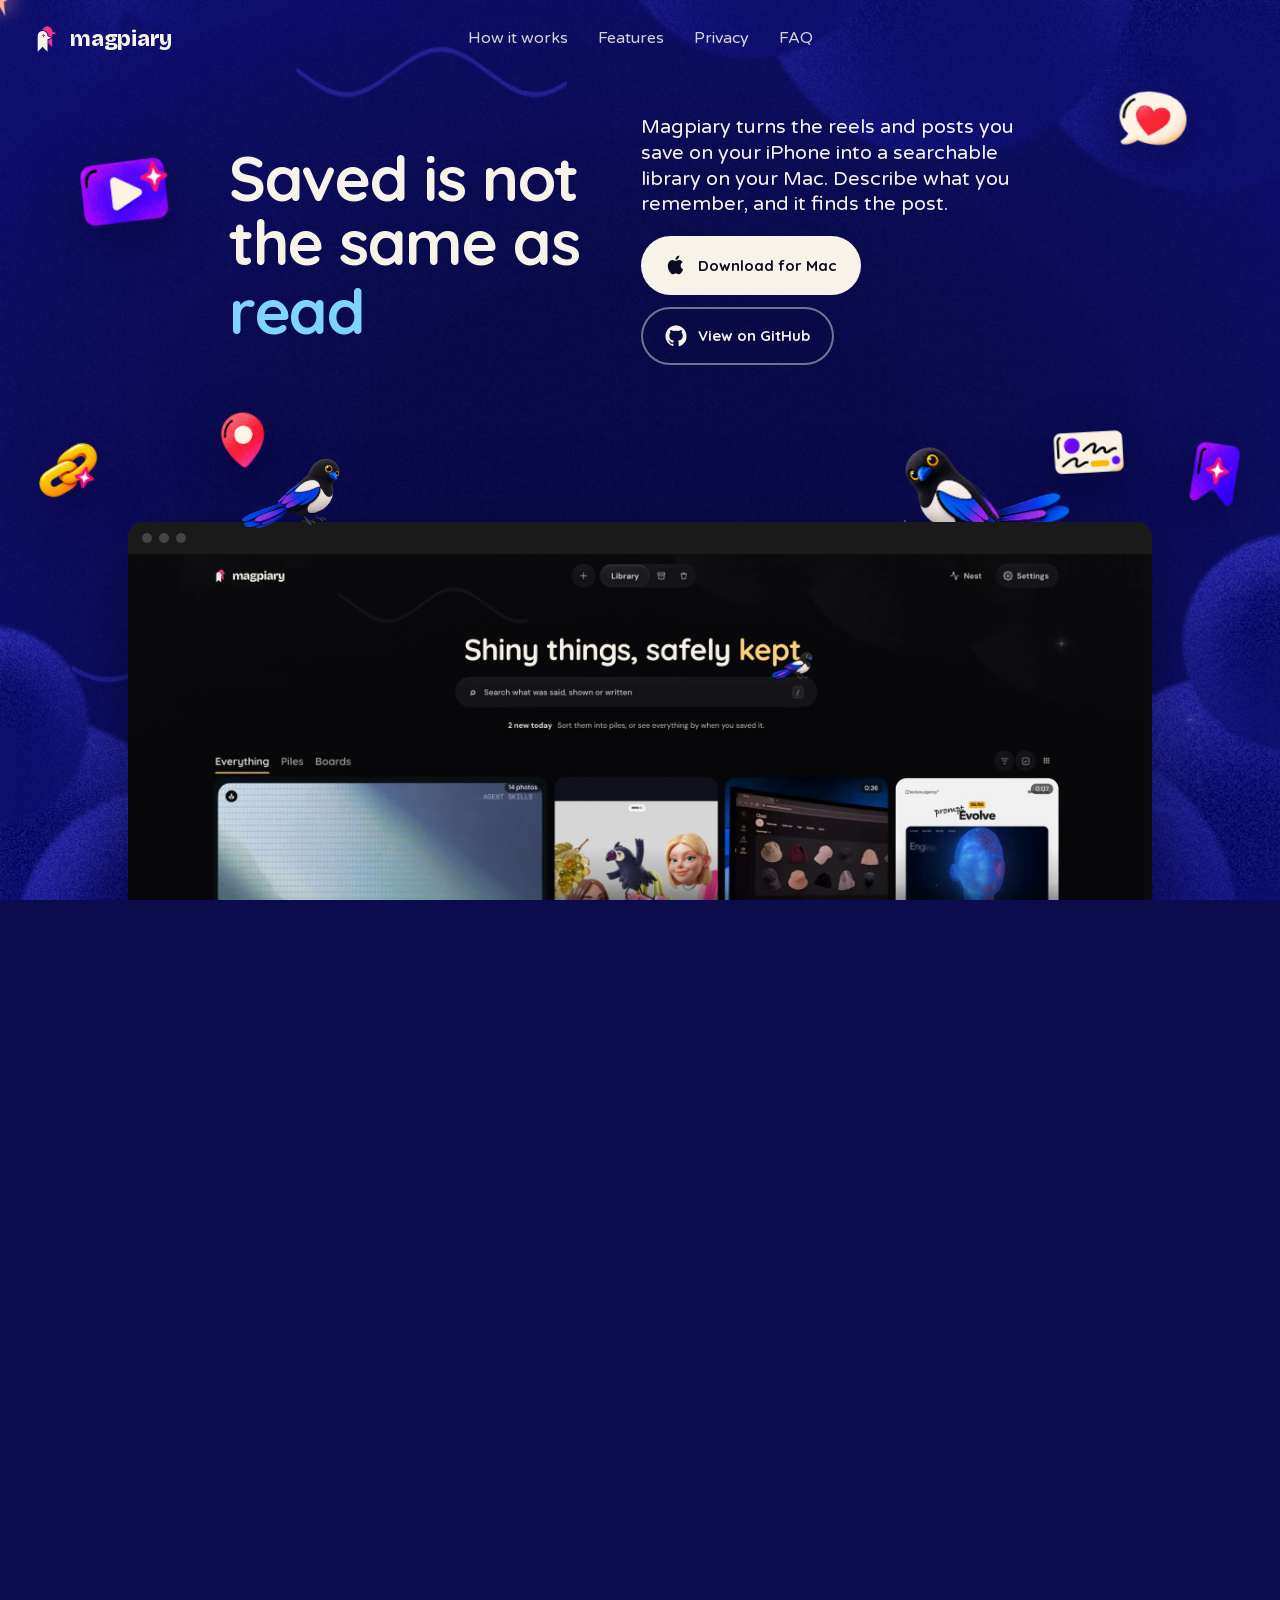
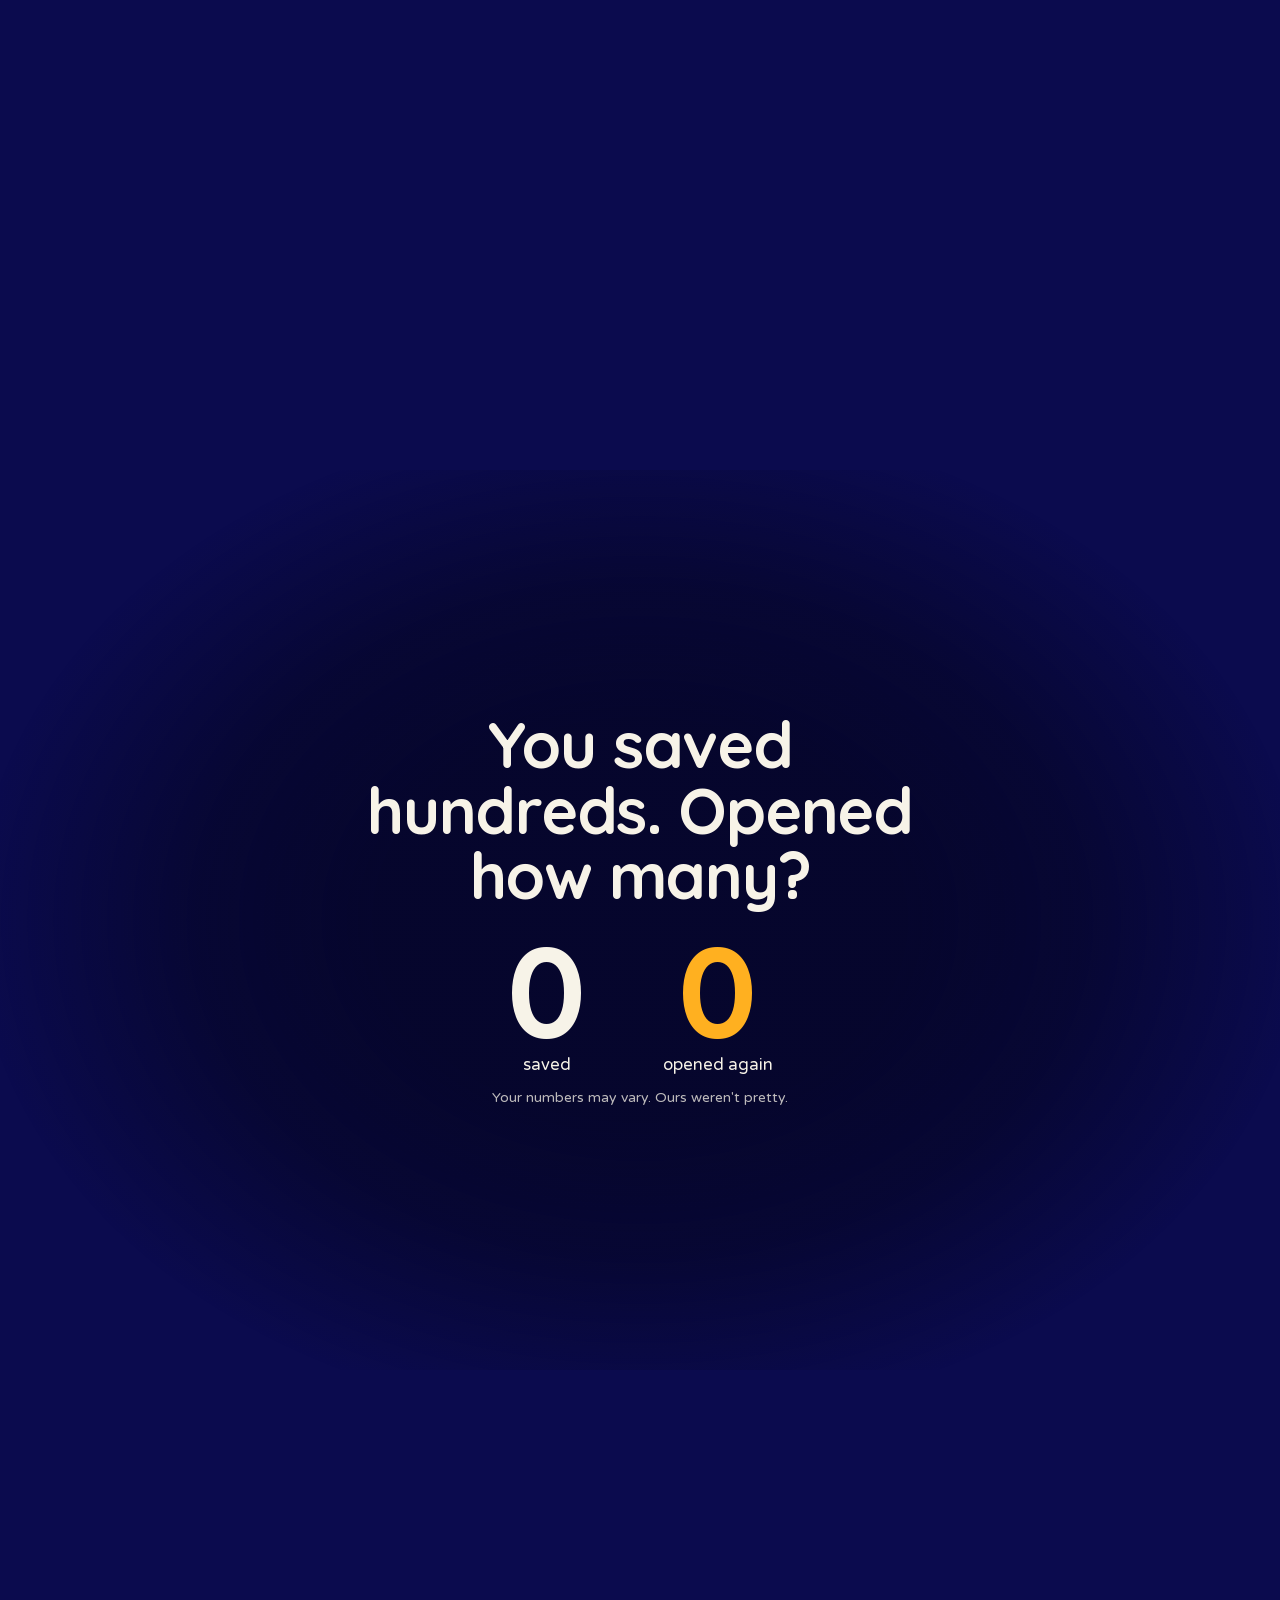
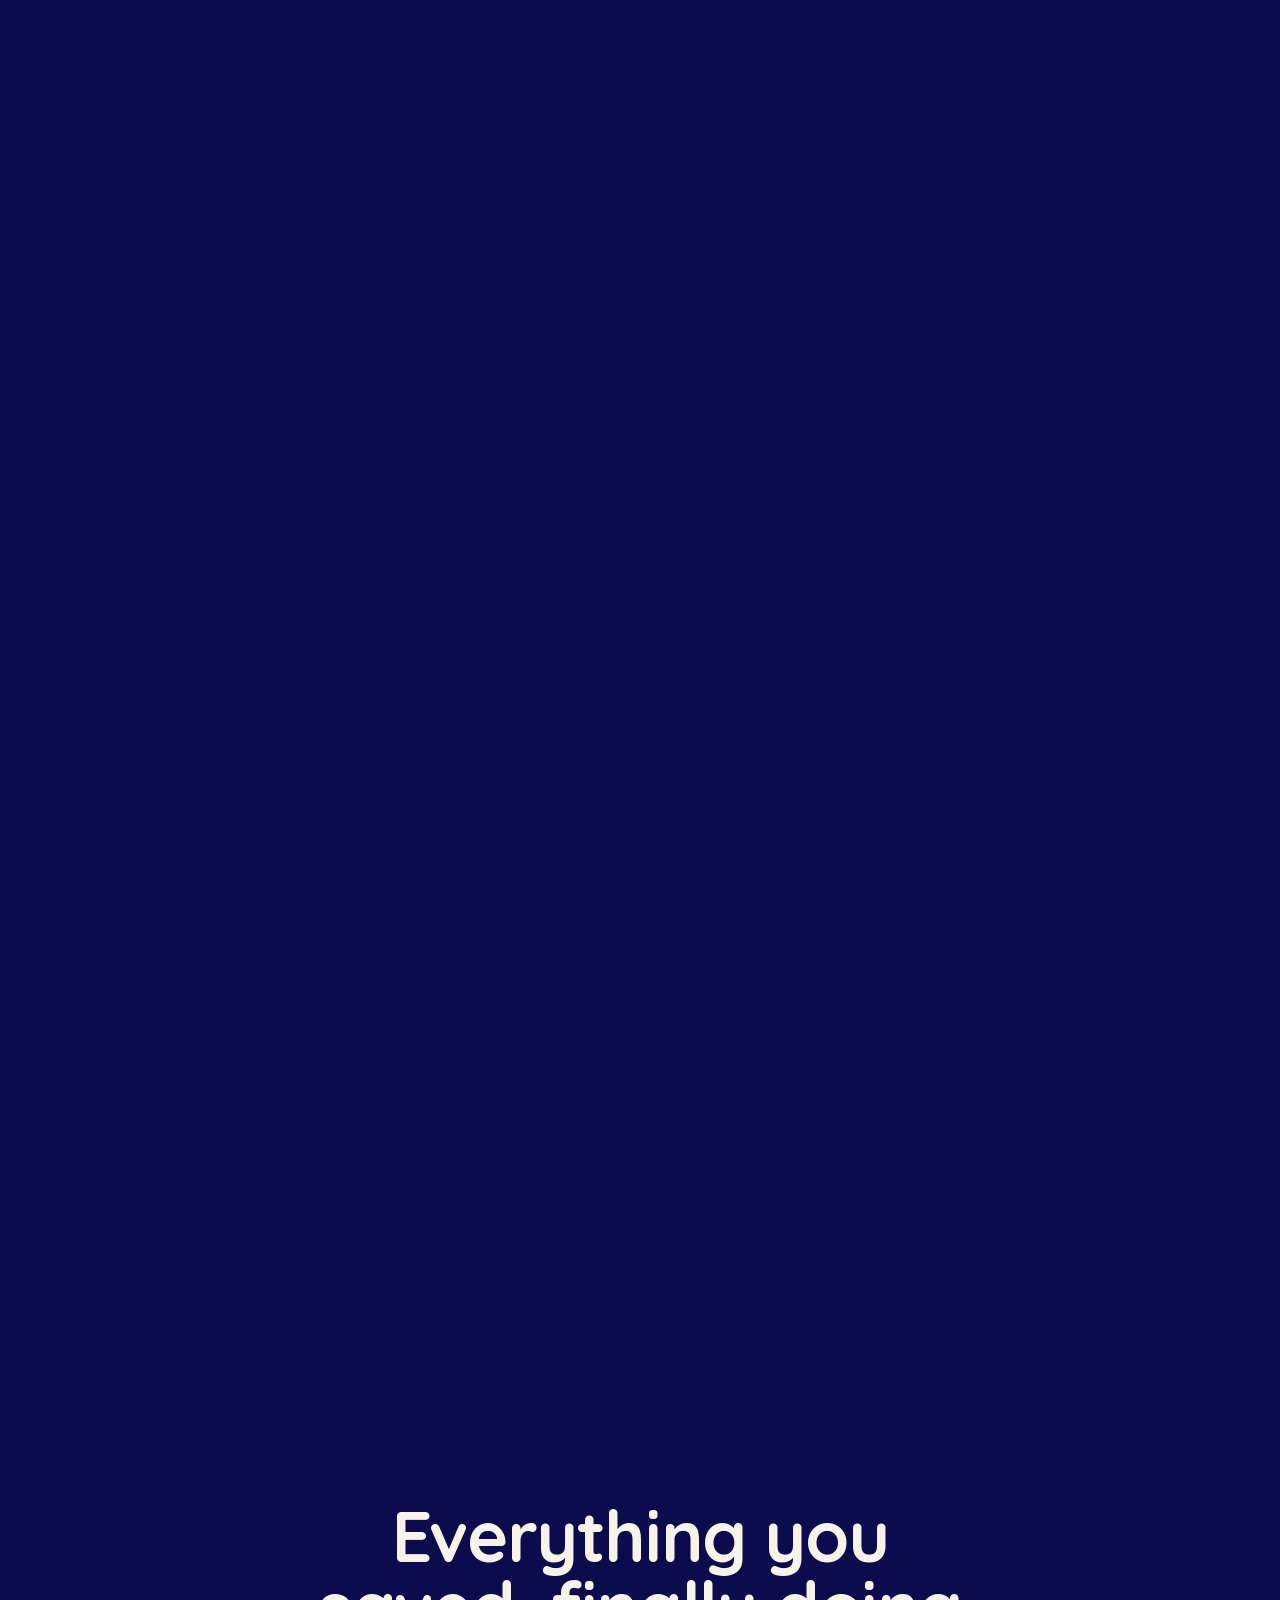
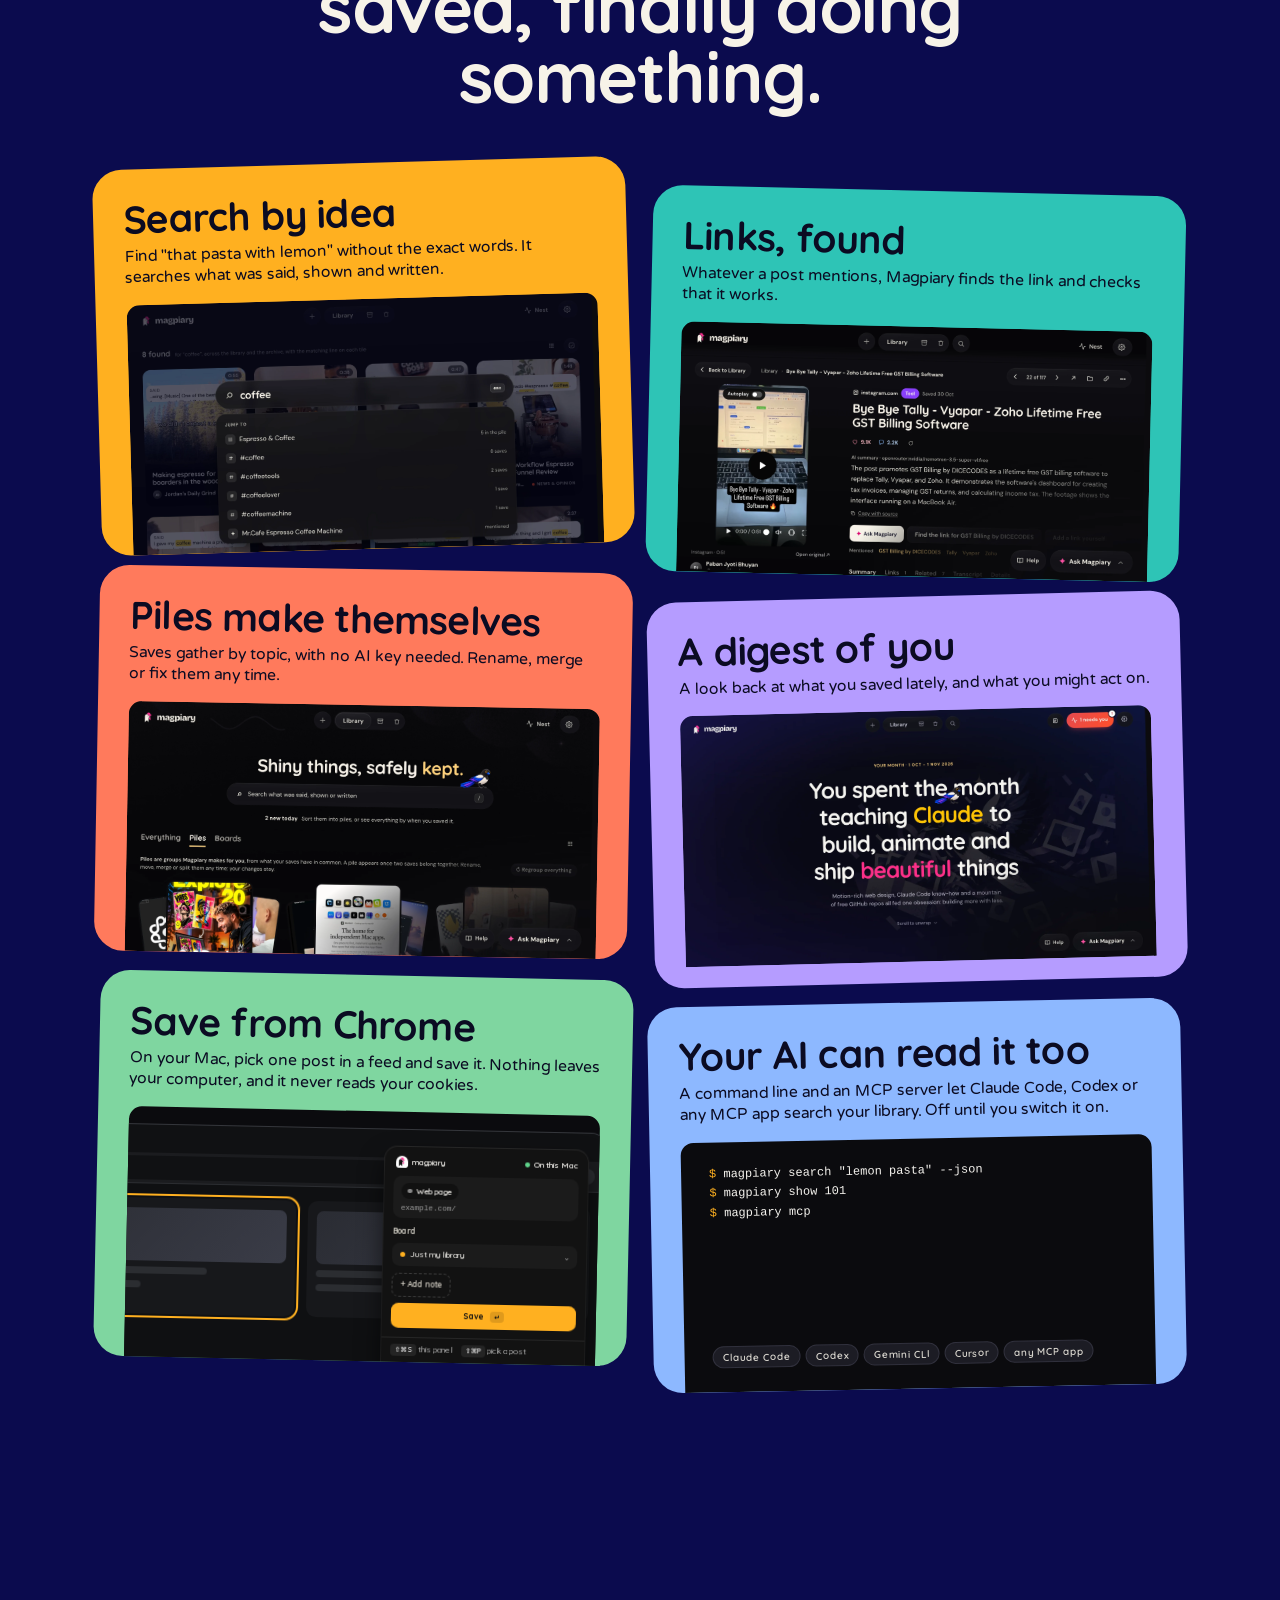
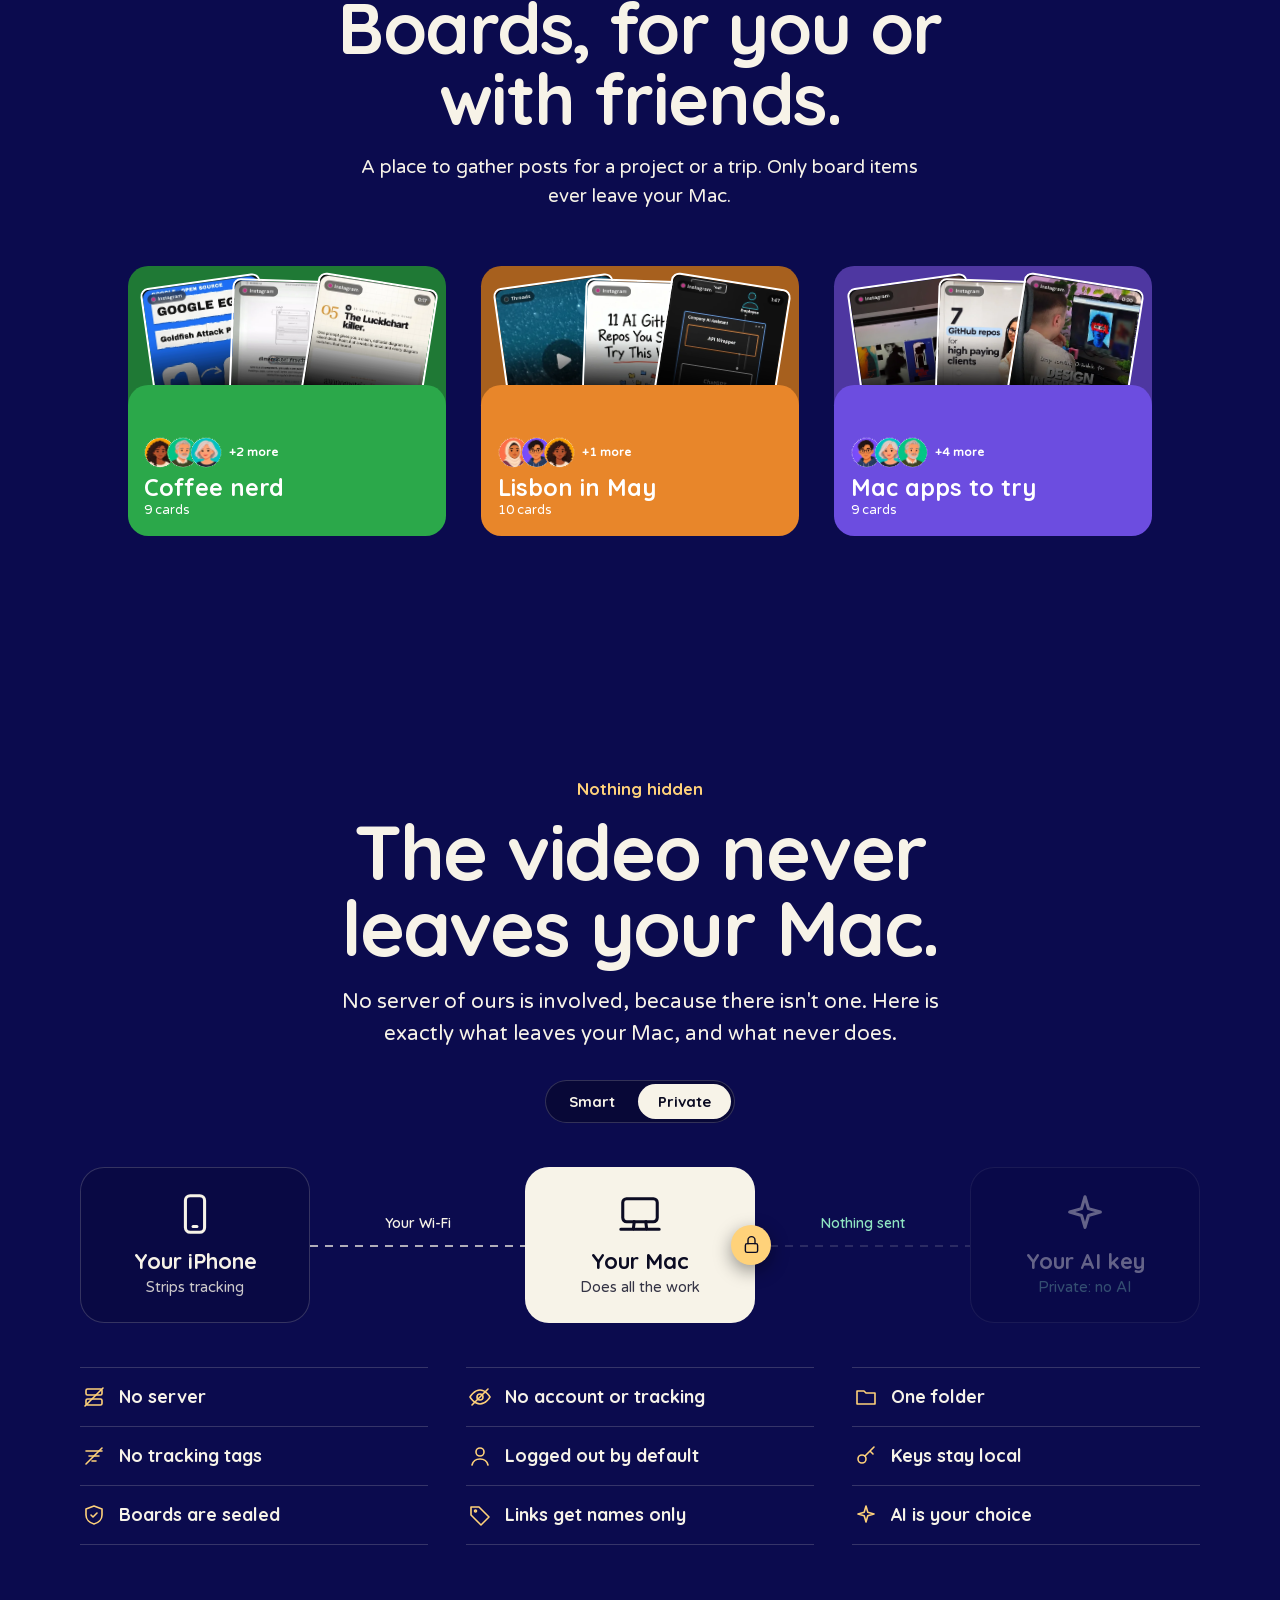
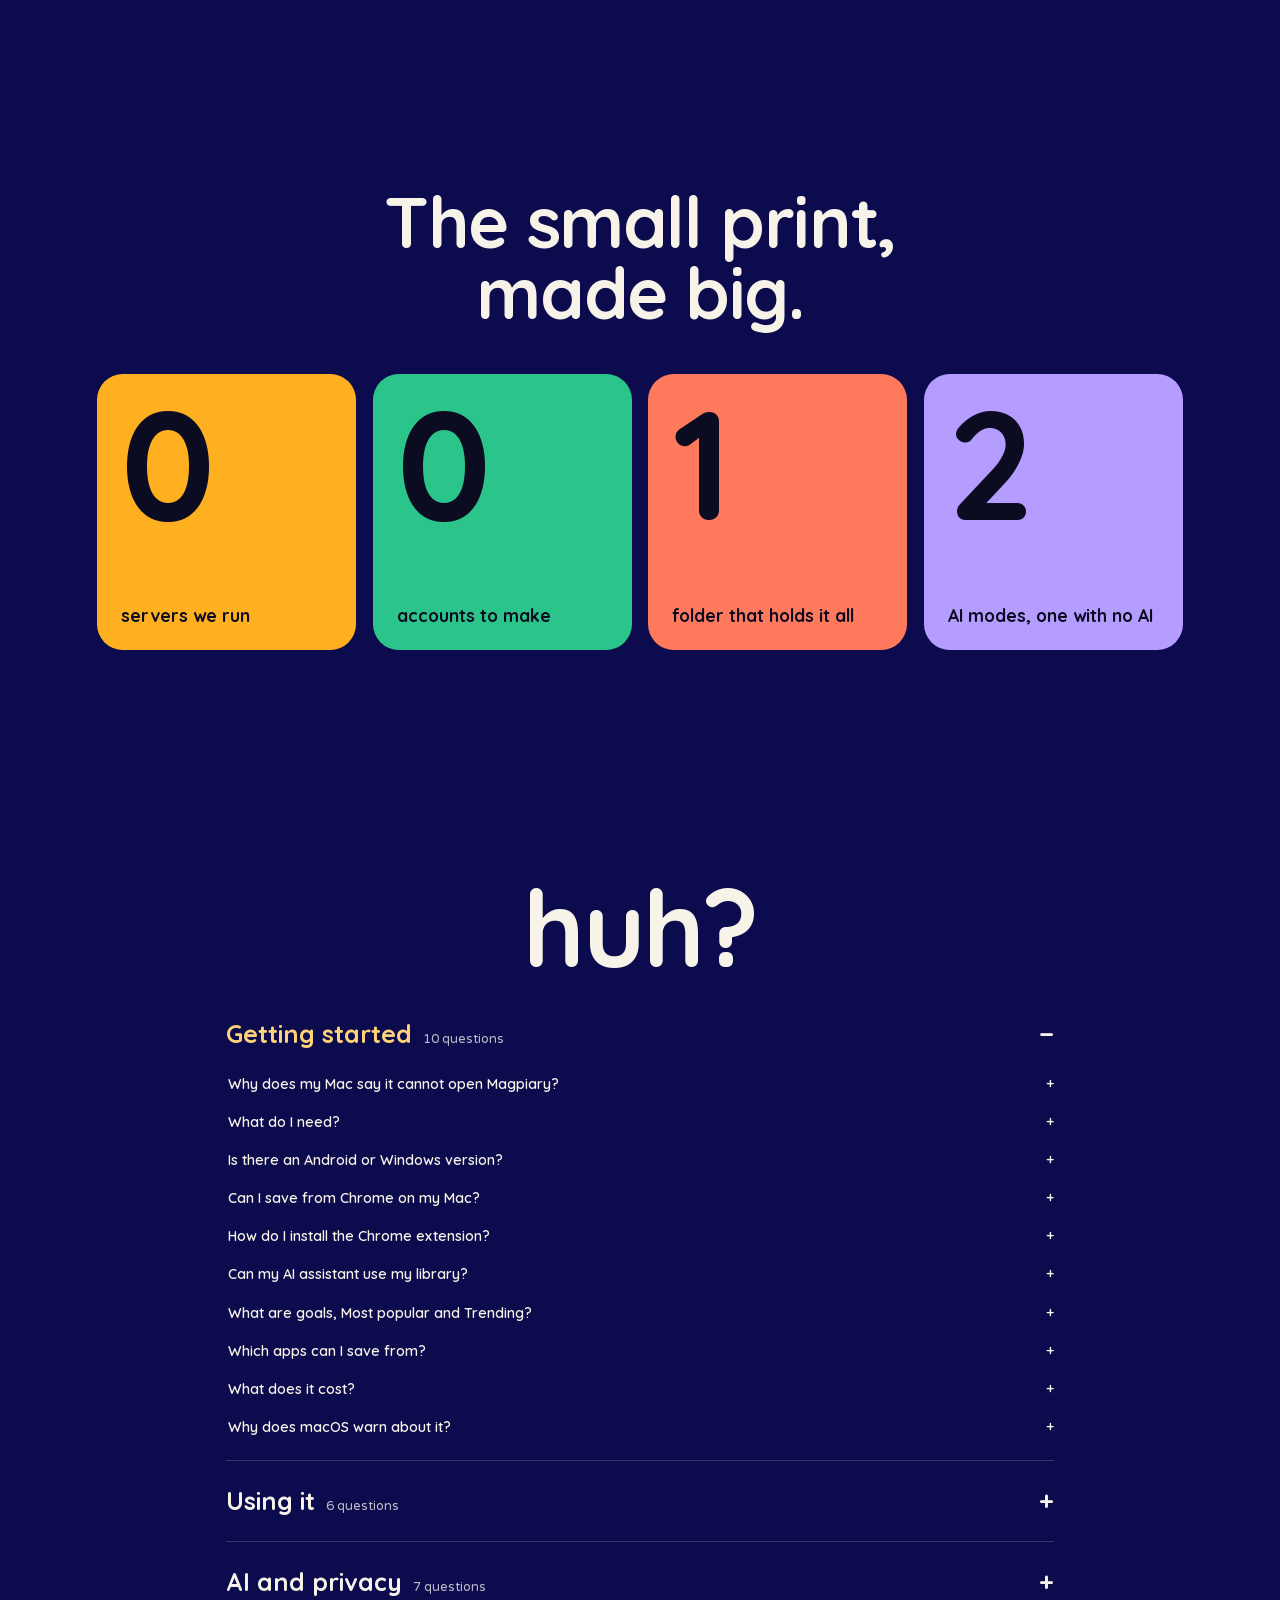
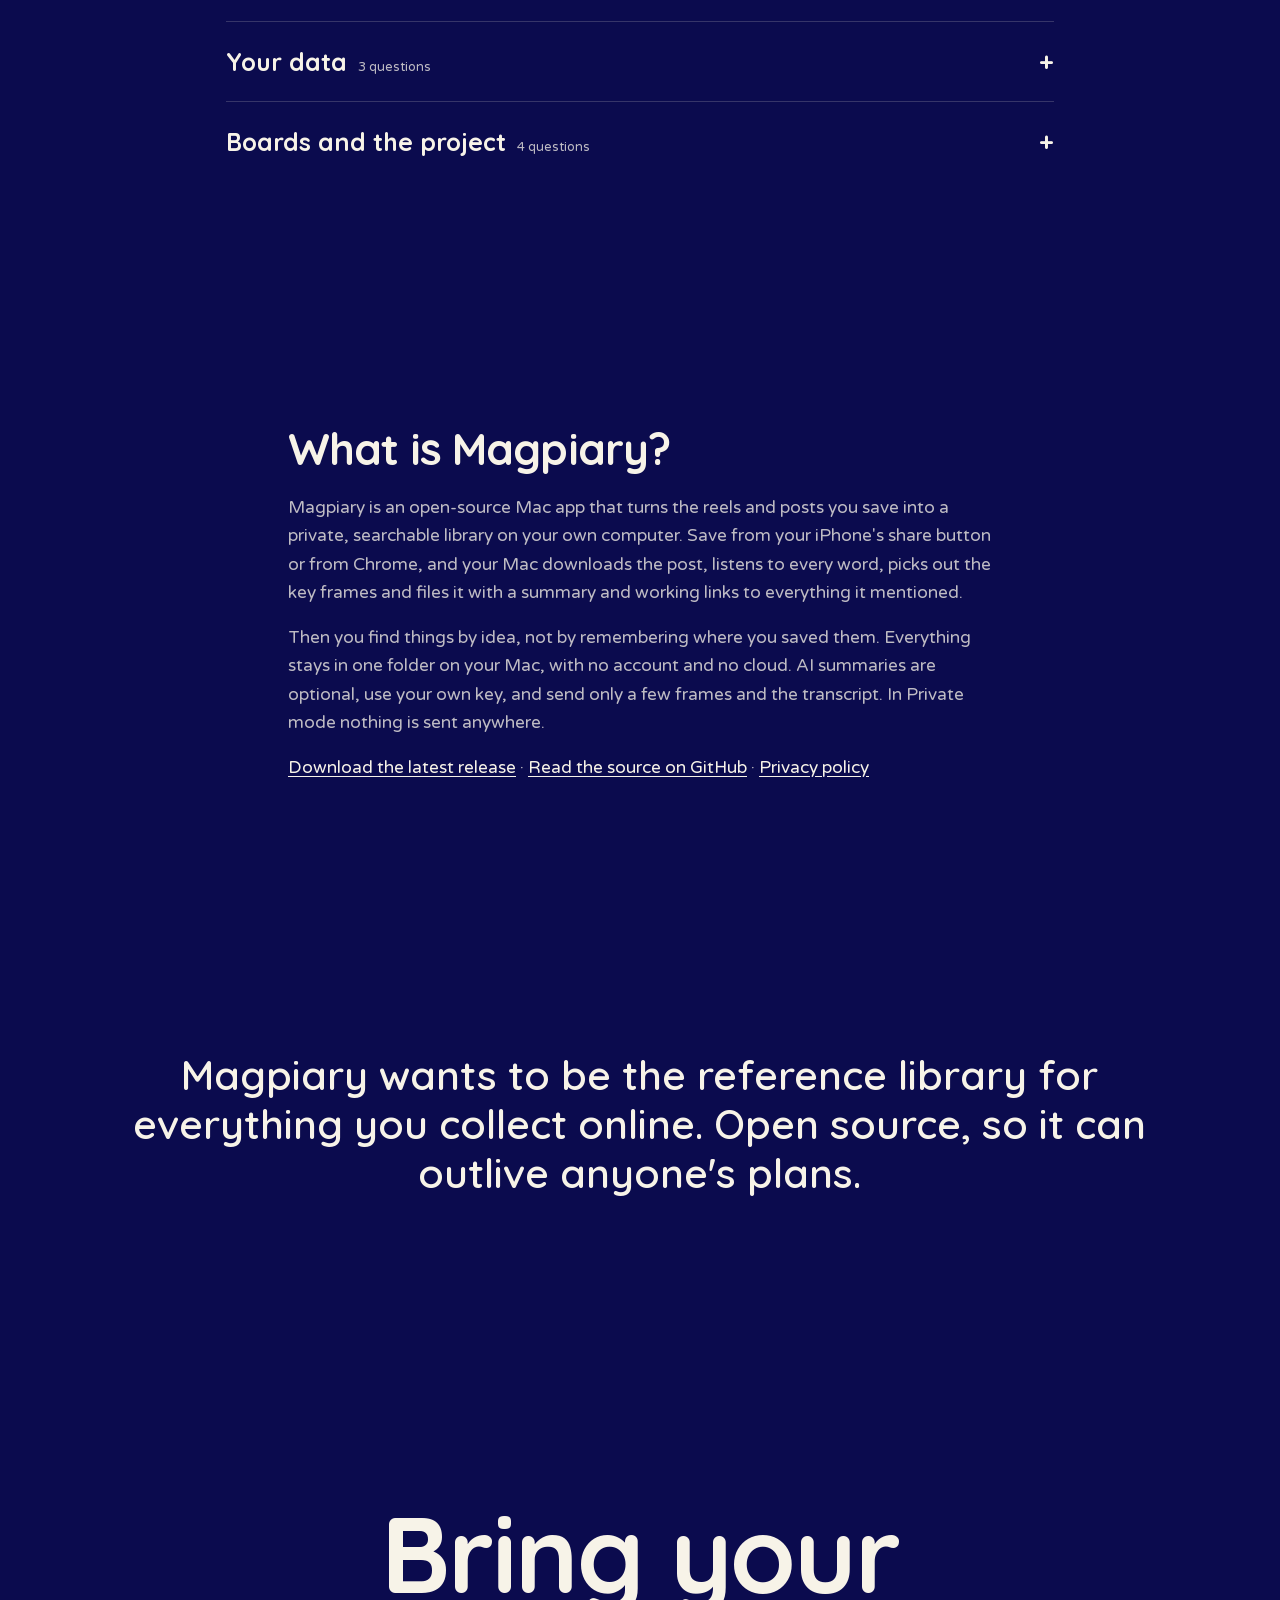
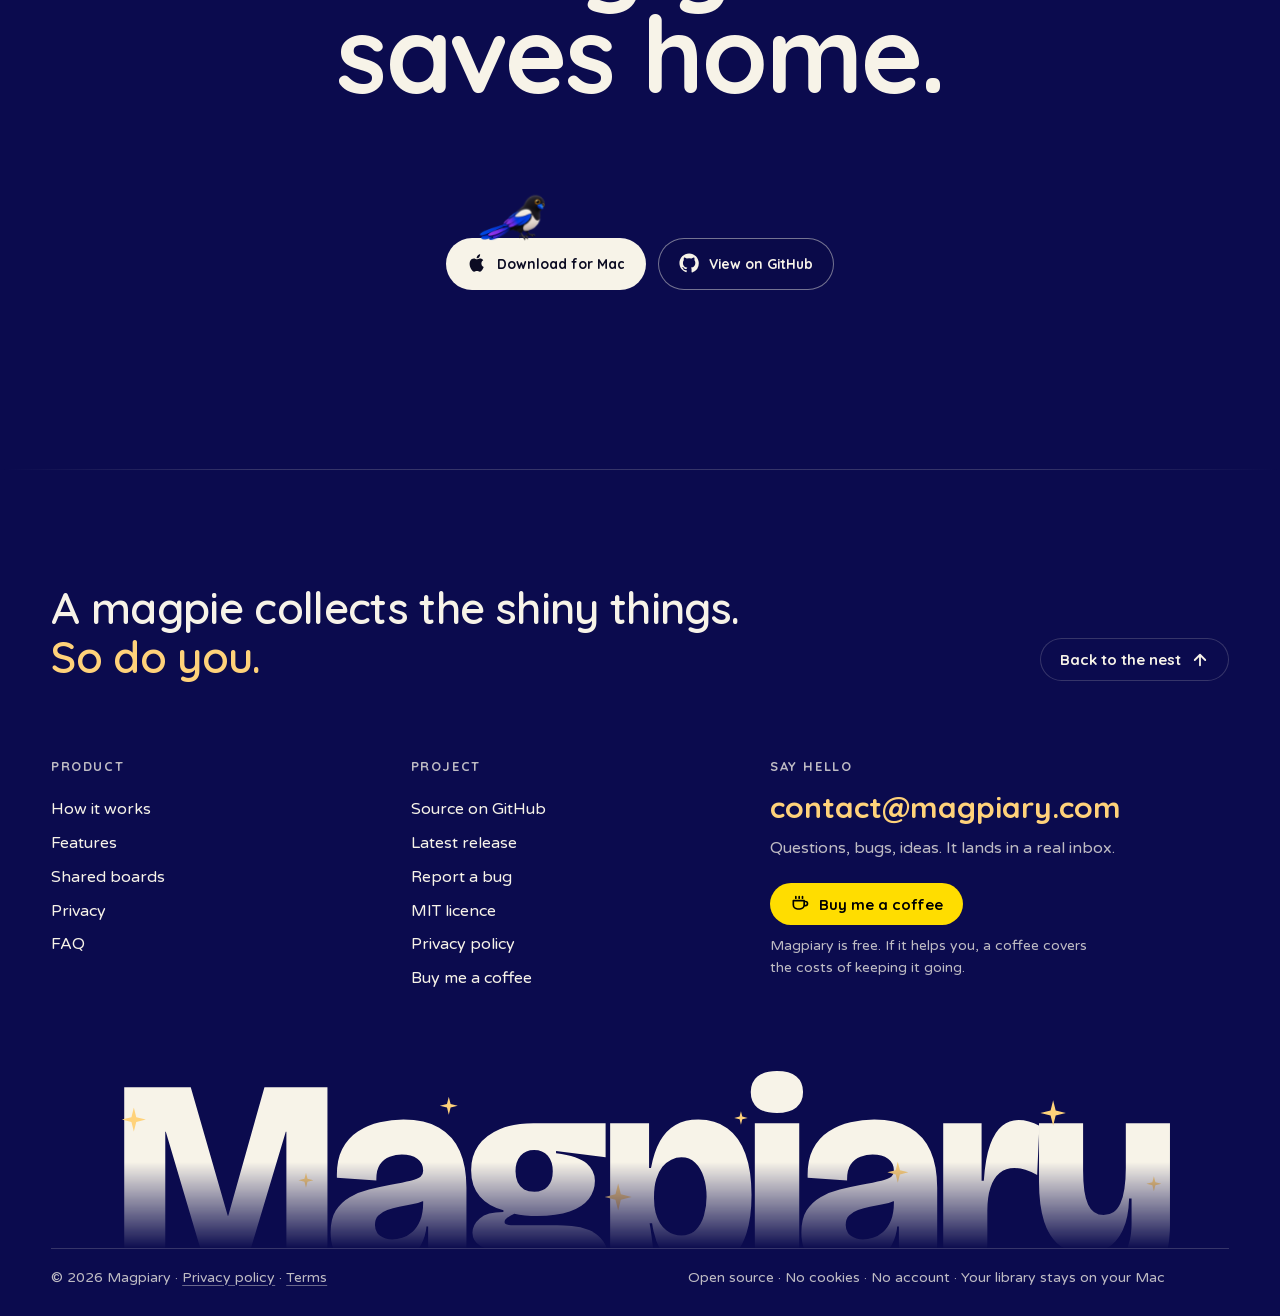
<file: index.html>
<!doctype html>
<html lang="en">
<head>
<meta charset="utf-8">
<meta name="viewport" content="width=device-width, initial-scale=1">
<title>Magpiary: find your saved reels, private on your Mac</title>
<meta name="description" content="Magpiary turns the reels and posts you save into a private, searchable library on your own Mac. Find any of them by idea. No cloud, no account.">
<link rel="canonical" href="https://magpiary.com/">
<meta name="robots" content="index,follow,max-image-preview:large">
<meta name="theme-color" content="#0C0C5A">
<link rel="icon" href="favicon.ico" sizes="any">
<link rel="icon" type="image/png" sizes="32x32" href="favicon-32.png">
<link rel="apple-touch-icon" href="apple-touch-icon.png">
<meta property="og:type" content="website">
<meta property="og:site_name" content="Magpiary">
<meta property="og:title" content="Magpiary: saved is not the same as found">
<meta property="og:description" content="Every reel you saved, finally findable, private on your own Mac.">
<meta property="og:url" content="https://magpiary.com/">
<meta property="og:image" content="https://magpiary.com/og-image.png">
<meta property="og:image:width" content="1200">
<meta property="og:image:height" content="630">
<meta property="og:image:alt" content="Magpiary, a private library for the reels and posts you save, on your Mac">
<meta name="twitter:card" content="summary_large_image">
<meta name="twitter:title" content="Magpiary: saved is not the same as found">
<meta name="twitter:description" content="Every reel you saved, finally findable, private on your own Mac.">
<meta name="twitter:image" content="https://magpiary.com/og-image.png">
<meta name="twitter:image:alt" content="Magpiary, a private library for the reels and posts you save, on your Mac">

<link rel="preload" href="fonts.css" as="style"><link rel="stylesheet" href="fonts.css">
<link rel="stylesheet" href="site.css">
<script defer src="https://cloud.umami.is/script.js" data-website-id="e7e9658b-8a0d-430d-935b-7e707e09e8f1" data-domains="magpiary.com,www.magpiary.com" data-do-not-track="true"></script>
<script defer src="track.js"></script>
<script type="application/ld+json">{"@context":"https://schema.org","@type":"SoftwareApplication","name":"Magpiary","url":"https://magpiary.com/","description":"A private, searchable library for the reels and posts you save, kept on your own Mac.","applicationCategory":"UtilitiesApplication","operatingSystem":"macOS","downloadUrl":"https://magpiary.com/downloads/Magpiary.dmg","image":"https://magpiary.com/og-image.png","license":"https://github.com/magpiary/magpiary/blob/main/LICENSE","sameAs":["https://github.com/magpiary/magpiary"]}</script>
</head>
<body>
<canvas id="bg" aria-hidden="true"></canvas>
<div id="load" aria-hidden="true"><div id="pill"></div><b id="count">0</b></div>
<svg id="cur" viewBox="0 0 56 56" aria-hidden="true"><path d="M28 0 L33 23 L56 28 L33 33 L28 56 L23 33 L0 28 L23 23Z"/></svg>

<div id="navfade" aria-hidden="true"></div>
<header class="nav" id="nav">
  <a href="#top" class="logo" data-logo aria-label="Magpiary"></a>
  <nav class="links"><a href="#how">How it works</a><a href="#features">Features</a><a href="#privacy">Privacy</a><a href="#faq">FAQ</a></nav>
  <a href="https://github.com/magpiary/magpiary" class="navcta" target="_blank" rel="noopener"><svg viewBox="0 0 24 24" aria-hidden="true"><path fill="currentColor" d="M12 .3a12 12 0 0 0-3.8 23.38c.6.12.83-.26.83-.57l-.02-2.2c-3.34.72-4.04-1.6-4.04-1.6-.55-1.4-1.34-1.77-1.34-1.77-1.08-.74.09-.73.09-.73 1.2.09 1.83 1.24 1.83 1.24 1.07 1.83 2.8 1.3 3.49 1 .1-.78.42-1.31.76-1.61-2.67-.3-5.47-1.33-5.47-5.93 0-1.31.47-2.38 1.24-3.22-.14-.3-.54-1.52.1-3.18 0 0 1-.32 3.3 1.23a11.500 11.500 0 0 1 6 0c2.28-1.55 3.29-1.23 3.29-1.23.64 1.66.24 2.88.12 3.18a4.65 4.65 0 0 1 1.23 3.22c0 4.61-2.8 5.63-5.48 5.92.42.36.81 1.1.81 2.22l-.01 3.29c0 .32.21.69.82.57A12 12 0 0 0 12 .3"/></svg>GitHub</a>
</header>

<main id="top">
<section class="hero" id="hero">
  <div class="layers" id="layers" aria-hidden="true">
    <img decoding="async" class="fl" src="art/item-01.webp" alt="" data-d="1.3" data-dx="-1" style="left:6%;top:17%;width:clamp(60px,7.6vw,145px);rotate:-8deg">
    <img decoding="async" class="fl" src="art/item-04.webp" alt="" data-d="1" data-dx="-1" style="left:17%;top:45%;width:clamp(38px,3.9vw,75px);rotate:-6deg">
    <img decoding="async" class="fl" src="art/item-03.webp" alt="" data-d=".8" data-dx="-1" style="left:3%;top:48%;width:clamp(42px,4.8vw,88px);rotate:8deg">
    <img decoding="async" class="fl" src="art/item-02.webp" alt="" data-d="1.2" data-dx="1" style="right:7%;top:15%;width:clamp(50px,6vw,112px);rotate:9deg">
    <img decoding="async" class="fl" src="art/item-07.webp" alt="" data-d=".9" data-dx="1" style="right:12%;top:42%;width:clamp(56px,6vw,119px);rotate:-5deg">
    <img decoding="async" class="fl" src="art/item-06.webp" alt="" data-d="1.5" data-dx="1" style="right:3%;top:48%;width:clamp(38px,4.1vw,78px);rotate:7deg">
  </div>
  <div class="herotext" id="herotext">
    <h1>Saved is not <br class="s1">the <br class="m"><span class="tail">same <br class="d">as <br class="s"><span class="rot" id="rot">found</span><span class="dot">.</span></span></h1>
    <p class="sub">Magpiary turns the reels and posts you save on your iPhone into a searchable library on your Mac. Describe what you remember, and it finds the post.</p>
    <div id="cta"></div>
  </div>
  <div class="herostage" id="herostage">
    <div id="stagein">
    <div id="bird"><img decoding="async" src="art/bird.webp" alt="An illustrated magpie perched on the app window"><i class="lid" style="left:13.4%;top:9.2%;width:6.8%;height:13.7%"></i><i class="lid" style="left:3.4%;top:29.2%;width:4.9%;height:11.4%"></i></div>
    <div id="lander" aria-hidden="true"><img decoding="async" src="art/bird-a.webp" alt=""><img decoding="async" src="art/bird-b.webp" alt=""><img decoding="async" src="art/bird-c.webp" alt=""><img decoding="async" src="art/bird-d.webp" alt=""><img decoding="async" src="art/bird-l1.webp" alt=""><img decoding="async" src="art/bird-l2.webp" alt=""><img decoding="async" src="art/bird-l3.webp" alt=""><img decoding="async" src="art/bird-e.webp" alt=""><i class="lid" style="left:69.9%;top:57.8%;width:4.25%;height:5%"></i><i class="lid" style="left:76.3%;top:61.6%;width:1.4%;height:3.6%"></i></div>
    <div class="win" id="herowin"><div class="bar"><i></i><i></i><i></i></div><img loading="lazy" decoding="async" src="screens/library.webp" alt="The Magpiary library, a grid of saved posts"></div>
    </div>
  </div>
</section>

<section class="why" id="why"></section>

<section class="how" id="how"></section>

<section class="sec cen" id="features">
  <h2 class="big" data-rise>Everything you saved, finally doing something.</h2>
  <div class="tilts">
    <article class="tilt" style="--c:#FFB020"><h3>Search by idea</h3><p>Find "that pasta with lemon" without the exact words. It searches what was said, shown and written.</p><img src="screens/search.webp" alt="Search results in Magpiary" loading="lazy"></article>
    <article class="tilt" style="--c:#2EC4B6"><h3>Links, found</h3><p>Whatever a post mentions, Magpiary finds the link and checks that it works.</p><img src="screens/item.webp" alt="A saved post with its summary and links" loading="lazy"></article>
    <article class="tilt" style="--c:#FF7A5C"><h3>Piles make themselves</h3><p>Saves gather by topic, with no AI key needed. Rename, merge or fix them any time.</p><img src="screens/piles.webp" alt="Piles in Magpiary" loading="lazy"></article>
    <article class="tilt" style="--c:#B59CFF"><h3>A digest of you</h3><p>A look back at what you saved lately, and what you might act on.</p><img src="screens/digest.webp" alt="The Magpiary digest" loading="lazy"></article>
    <article class="tilt" style="--c:#7FD6A0"><h3>Save from Chrome</h3><p>On your Mac, pick one post in a feed and save it. Nothing leaves your computer, and it never reads your cookies.</p><div class="mock ext" aria-label="The Magpiary extension in a Chrome window"><div class="cw"><div class="ctabs"><i></i><i></i><i></i><b class="ctab">Feed</b><span class="cplus">+</span></div><div class="ctool"><span class="cnav">&#8249; &#8250; &#8635;</span><span class="caddr">example.social/feed</span><span class="cicons"><u class="puz"></u><u class="mp"></u><u class="cdots">&#8942;</u></span></div><div class="cpage"><div class="cp"><i></i><b></b><b></b></div><div class="cp pk"><i></i><b></b><b></b></div><div class="cp"><i></i><b></b><b></b></div></div><div class="xp"><div class="xh"><span class="xlg"><img decoding="async" src="art/ext-icon.png" alt="">magpiary</span><span class="xon"><i></i>On this Mac</span></div><div class="xc"><span class="xk"><i></i>Web page</span><code>example.com/</code></div><div class="xl2">Board</div><div class="xs"><span><i></i>Just my library</span><u>&#8964;</u></div><div class="xn">+ Add note</div><div class="xsv">Save <kbd>&#8629;</kbd></div><div class="xft"><p><span><kbd>&#8679;&#8984;S</kbd> this panel</span><span><kbd>&#8679;&#8984;P</kbd> pick a post</span></p><p class="lk"><u>Open library</u><u>Change shortcuts</u><u>Unpair</u></p></div></div></div></div></article>
    <article class="tilt" style="--c:#8DB8FF"><h3>Your AI can read it too</h3><p>A command line and an MCP server let Claude Code, Codex or any MCP app search your library. Off until you switch it on.</p><div class="mock cli" aria-label="Magpiary in the terminal"><pre><span class="d">$</span> magpiary search "lemon pasta" --json
<span class="d">$</span> magpiary show 101
<span class="d">$</span> magpiary mcp</pre><div class="tools"><span>Claude Code</span><span>Codex</span><span>Gemini CLI</span><span>Cursor</span><span>any MCP app</span></div></div></article>
  </div>
</section>

<section class="sec cen" id="boards">
  <h2 class="big" data-rise>Boards, for you or with friends.</h2>
  <p class="lead">A place to gather posts for a project or a trip. Only board items ever leave your Mac.</p>
  <div class="folders" id="folders"></div>
</section>

<section class="sec cen" id="privacy"></section>

<section class="sec cen" id="nums"><h2 class="big" data-rise>The small print, made big.</h2><div class="stats" id="stats"></div></section>

<section class="sec faqsec" id="faq"><h2 class="huh" data-rise>huh?</h2><div class="faq" id="faqs"><!--faq--><div class="fg open"><button type="button" class="fgh" aria-expanded="true"><span>Getting started</span><small>10 questions</small></button><div class="fgb"><div class="fgi"><details><summary>Why does my Mac say it cannot open Magpiary?</summary><p>The first version is not signed with an Apple developer certificate, so macOS blocks it the first time. Open System Settings, go to Privacy &amp; Security, scroll down and click Open Anyway next to Magpiary. Right-click and Open does not work on recent macOS. For now it installs for one Mac account only.</p></details><details><summary>What do I need?</summary><p>A Mac, and either an iPhone on the same home Wi-Fi or Chrome on that Mac. An Apple Silicon Mac is best, because that is where transcription is fast. There is no account to make, and you only need an AI key if you want summaries.</p></details><details><summary>Is there an Android or Windows version?</summary><p>No, and we are not working on one right now. Magpiary is built around a Mac doing the work, with the iPhone share button or Chrome as the ways in. If you would want one, tell us in <a href="https://github.com/magpiary/magpiary/discussions" target="_blank" rel="noopener">GitHub Discussions</a> so we can see how many people are asking.</p></details><details><summary>Can I save from Chrome on my Mac?</summary><p>Yes, with the Chrome extension. In a feed, press "Pick a post on this page", then click the post you mean. It saves over localhost to your own Mac, never reads cookies, and has no standing access to any site. It only runs when you press its button. No page can promise it is invisible to a website, so we do not claim that.</p></details><details><summary>How do I install the Chrome extension?</summary><p>Add it from the <a href="https://chromewebstore.google.com/detail/magpiary/elfmjdafgmbmfkpanlbfdpcoihmikgah" target="_blank" rel="noopener">Chrome Web Store</a>, then pin it from the puzzle-piece menu. In Magpiary open Settings, Saving posts, press Pair Chrome, and paste the one-time code into the extension. The code lasts 15 minutes and works once. No store? In Terminal run <code>magpiary extension</code>, which copies the extension to a folder and shows the steps: in Chrome open Extensions, turn on Developer mode, press Load unpacked and choose that folder.</p></details><details><summary>Can my AI assistant use my library?</summary><p>Yes, if you turn it on. A command line (<code>magpiary search</code>, <code>show</code>, <code>list</code>, <code>status</code>, <code>add</code>, <code>note</code>), an MCP server and a skill let tools like Claude Code or Codex read your saves. It is off by default. In Settings, AI agents you choose what they may do, set daily limits, hide posts by tag and see an activity log. Reading is cooperative, because your library is a file on your Mac, so only give it to assistants you trust.</p></details><details><summary>What are goals, Most popular and Trending?</summary><p>Goals are a private note about what you are working towards. The Digest, Ask and your AI assistants read them, and they are never sent to a board. Most popular and Trending are extra ways to order your library, with bigger tiles for the standouts.</p></details><details><summary>Which apps can I save from?</summary><p>Instagram reels and posts, Threads, YouTube videos and Shorts, Reddit, X and LinkedIn. Any other link is kept too, with whatever can be read from it. On the iPhone you share to Magpiary the same way from all of them, and in Chrome the extension covers the same sites.</p></details><details><summary>What does it cost?</summary><p>Magpiary is free and open source. Summaries use your own AI key, and free keys from Google Gemini or OpenRouter work within their daily limits. In Private mode you need no key at all.</p></details><details><summary>Why does macOS warn about it?</summary><p>Magpiary is not signed with a paid Apple developer account, which is what stops macOS recognising the developer. The main install runs from Terminal. If a disk image is offered, the download page will walk you through the "unidentified developer" step.</p></details></div></div></div><div class="fg"><button type="button" class="fgh" aria-expanded="false"><span>Using it</span><small>6 questions</small></button><div class="fgb"><div class="fgi" inert><details><summary>Does my Mac need to be on?</summary><p>No. Your phone keeps your saves and hands them over the next time it is on Wi-Fi with your Mac. Nothing is lost if your Mac is asleep or you are out, and Magpiary runs in the background whenever your Mac is on.</p></details><details><summary>I shared something away from home. Is it lost?</summary><p>No. The phone holds it and sends it when it is next on a Wi-Fi with your Mac. You can also send it by tapping Magpiary in the Shortcuts app.</p></details><details><summary>Can I search for an idea, not just a word?</summary><p>Yes. Search looks through what was said, what was shown on screen, the caption and the summary. It also finds saves about the same idea even when they never use your words, and that part runs on your Mac and uses no AI quota.</p></details><details><summary>Can I open my library on my phone?</summary><p>Not yet. The library only opens on your Mac for now. Your phone is one way posts get saved, and Chrome on your Mac is the other. Opening it from your phone is planned for later.</p></details><details><summary>Can it save private or blocked posts?</summary><p>Only if you ask it to. Magpiary fetches posts without an account by default, and a blocked post gets a button to try with your own Instagram login. That login carries a small risk to your account, so it is never used for normal fetching.</p></details><details><summary>What if Instagram changes something?</summary><p>Fetching can break until an update arrives, because it depends on how those sites work today. Magpiary checks for a new version once a day and tells you. Posts you already saved stay safe on your Mac either way.</p></details></div></div></div><div class="fg"><button type="button" class="fgh" aria-expanded="false"><span>AI and privacy</span><small>7 questions</small></button><div class="fgb"><div class="fgi" inert><details><summary>What is sent to the AI?</summary><p>In Smart mode, only the caption, the transcript and a few frames of each post, and only to the service whose key you added. The video itself never leaves your Mac. In Private mode nothing is sent.</p></details><details><summary>What is Private mode?</summary><p>Magpiary with no AI at all. Posts are still downloaded, transcribed on your Mac, grouped into piles and searchable. You just do not get written summaries.</p></details><details><summary>Is a free AI key good enough?</summary><p>Yes. Free keys have a daily limit, and Magpiary paces itself to stay within it and carries on the next day. If you add a second key, it moves on to that one first.</p></details><details><summary>Does Google see my posts with a free key?</summary><p>With a free Gemini key, Google may use what is sent to improve its products. With billing turned on, Google says it does not. If that matters to you, use another provider or Private mode, which sends nothing.</p></details><details><summary>Why is there no summary on a post?</summary><p>You are in Private mode, you have not added a key yet, or every key has reached its daily limit and comes back tomorrow. The post is still searchable by what was said. You can run the summary again from the post once a key works.</p></details><details><summary>Is there any tracking?</summary><p>No. Magpiary sends no usage data and has no account and no server. The only routine call of its own is the daily check on GitHub for a newer version.</p></details><details><summary>Is it safe to use my Instagram login?</summary><p>It is optional and carries a small risk to your account. The login is copied to a private file on your Mac and used only when you press the button on a blocked post. You can disconnect in Settings at any time, and Magpiary deletes its copy.</p></details></div></div></div><div class="fg"><button type="button" class="fgh" aria-expanded="false"><span>Your data</span><small>3 questions</small></button><div class="fgb"><div class="fgi" inert><details><summary>Where is my library?</summary><p>In one Magpiary folder in your home folder. It holds a database, the videos and photos, and a Markdown note for every post, so you can read your library without Magpiary.</p></details><details><summary>Can I back it up?</summary><p>Yes. Back up the Magpiary folder with Time Machine or any copy, because it holds everything. Your keys are kept separately in a private settings file on your Mac.</p></details><details><summary>How do I delete everything?</summary><p>In Settings, under Privacy, you can forget your Instagram login, remove all keys or empty the Trash. To remove the app, run <code>magpiary uninstall</code> in Terminal, and your library stays. Add <code>--delete-library</code> to remove the library as well.</p></details></div></div></div><div class="fg"><button type="button" class="fgh" aria-expanded="false"><span>Boards and the project</span><small>4 questions</small></button><div class="fgb"><div class="fgi" inert><details><summary>What do friends see on a board?</summary><p>Your name, photo, colour, about line, links and topics, and the posts you add to a board you share with them. Only people on a board with you can open your profile. The rest of your library stays private.</p></details><details><summary>Can anyone else read my boards?</summary><p>No. Board posts are sealed on your Mac with the board's key before they leave it, so relays and storage services see only sealed data. Relays can see that your key posts to a board, but not what is in it.</p></details><details><summary>Is it open source?</summary><p>Yes, under the MIT license. All the code is <a href="https://github.com/magpiary/magpiary" target="_blank" rel="noopener">on GitHub</a>, so you can read exactly what it does, change it, or keep it running without us.</p></details><details><summary>Is it finished?</summary><p>It is young software, so expect some rough edges. Report what you find <a href="https://github.com/magpiary/magpiary/issues" target="_blank" rel="noopener">on GitHub</a>, and tell us what you would like in <a href="https://github.com/magpiary/magpiary/discussions" target="_blank" rel="noopener">Discussions</a>.</p></details></div></div></div><!--/faq--></div></section>

<section class="sec about" id="about">
  <h2>What is Magpiary?</h2>
  <p>Magpiary is an open-source Mac app that turns the reels and posts you save into a private, searchable library on your own computer. Save from your iPhone's share button or from Chrome, and your Mac downloads the post, listens to every word, picks out the key frames and files it with a summary and working links to everything it mentioned.</p>
  <p>Then you find things by idea, not by remembering where you saved them. Everything stays in one folder on your Mac, with no account and no cloud. AI summaries are optional, use your own key, and send only a few frames and the transcript. In Private mode nothing is sent anywhere.</p>
  <p><a href="https://github.com/magpiary/magpiary/releases/latest" target="_blank" rel="noopener">Download the latest release</a> &middot; <a href="https://github.com/magpiary/magpiary" target="_blank" rel="noopener">Read the source on GitHub</a> &middot; <a href="/privacy">Privacy policy</a></p>
</section>

<section class="sec cen vision"><p data-rise>Magpiary wants to be the reference library for everything you collect online. Open source, so it can outlive anyone's plans.</p></section>

<section class="end" id="install"><h2 data-rise>Bring your saves home.</h2><div id="cta2"></div></section>
</main>
<footer class="ft" id="foot">
  <div class="ft-top">
    <p class="ft-line">A magpie collects the shiny things. <em>So do you.</em></p>
    <a class="ft-up" href="#top">Back to the nest <svg viewBox="0 0 24 24" aria-hidden="true"><path d="M12 19V5M5 12l7-7 7 7" fill="none" stroke="currentColor" stroke-width="2.4" stroke-linecap="round" stroke-linejoin="round"/></svg></a>
  </div>
  <div class="ft-cols">
    <nav aria-label="Product"><h3>Product</h3><a href="#how">How it works</a><a href="#features">Features</a><a href="#boards">Shared boards</a><a href="#privacy">Privacy</a><a href="#faq">FAQ</a></nav>
    <nav aria-label="Project"><h3>Project</h3><a href="https://github.com/magpiary/magpiary" target="_blank" rel="noopener">Source on GitHub</a><a href="https://github.com/magpiary/magpiary/releases/latest" target="_blank" rel="noopener">Latest release</a><a href="https://github.com/magpiary/magpiary/issues" target="_blank" rel="noopener">Report a bug</a><a href="https://github.com/magpiary/magpiary/blob/main/LICENSE" target="_blank" rel="noopener">MIT licence</a><a href="/privacy">Privacy policy</a><a href="https://www.buymeacoffee.com/magpiary" target="_blank" rel="noopener">Buy me a coffee</a></nav>
    <div class="ft-mail"><h3>Say hello</h3><a class="ft-addr" href="mailto:contact@magpiary.com">contact@magpiary.com</a><p>Questions, bugs, ideas. It lands in a real inbox.</p><a class="ft-bmc" href="https://www.buymeacoffee.com/magpiary" target="_blank" rel="noopener"><svg viewBox="0 0 24 24" aria-hidden="true"><path d="M4 8h13v5a5 5 0 0 1-5 5H9a5 5 0 0 1-5-5zM17 9h1.5a2.5 2.5 0 0 1 0 5H17M7 3v2M11 3v2M15 3v2" fill="none" stroke="currentColor" stroke-width="2" stroke-linecap="round" stroke-linejoin="round"/></svg>Buy me a coffee</a><p class="ft-bmcn">Magpiary is free. If it helps you, a coffee covers the costs of keeping it going.</p></div>
  </div>
  <div class="ft-word" aria-hidden="true"><span>M</span><span>a</span><span>g</span><span>p</span><span>i</span><span>a</span><span>r</span><span>y</span><i style="--x:6%;--y:22%;--s:16px;--d:0s"></i><i style="--x:21%;--y:58%;--s:10px;--d:1.3s"></i><i style="--x:33%;--y:16%;--s:12px;--d:0.6s"></i><i style="--x:47%;--y:64%;--s:18px;--d:2.1s"></i><i style="--x:58%;--y:24%;--s:9px;--d:0.9s"></i><i style="--x:71%;--y:52%;--s:14px;--d:1.7s"></i><i style="--x:84%;--y:18%;--s:17px;--d:0.3s"></i><i style="--x:93%;--y:60%;--s:10px;--d:2.4s"></i></div>
  <div class="ft-base"><span>© 2026 Magpiary · <a href="/privacy">Privacy policy</a> · <a href="/terms">Terms</a></span><span>Open source · No cookies · No account · Your library stays on your Mac</span></div>
</footer>

<div class="review" id="review" aria-label="Compare options"></div>

<script defer src="vendor/gsap.min.js"></script>
<script defer src="vendor/ScrollTrigger.min.js"></script>
<script defer src="vendor/lenis.min.js"></script>
<script defer src="tiles-data.js"></script>
<script defer src="site.js"></script>
</body>
</html>
</file>
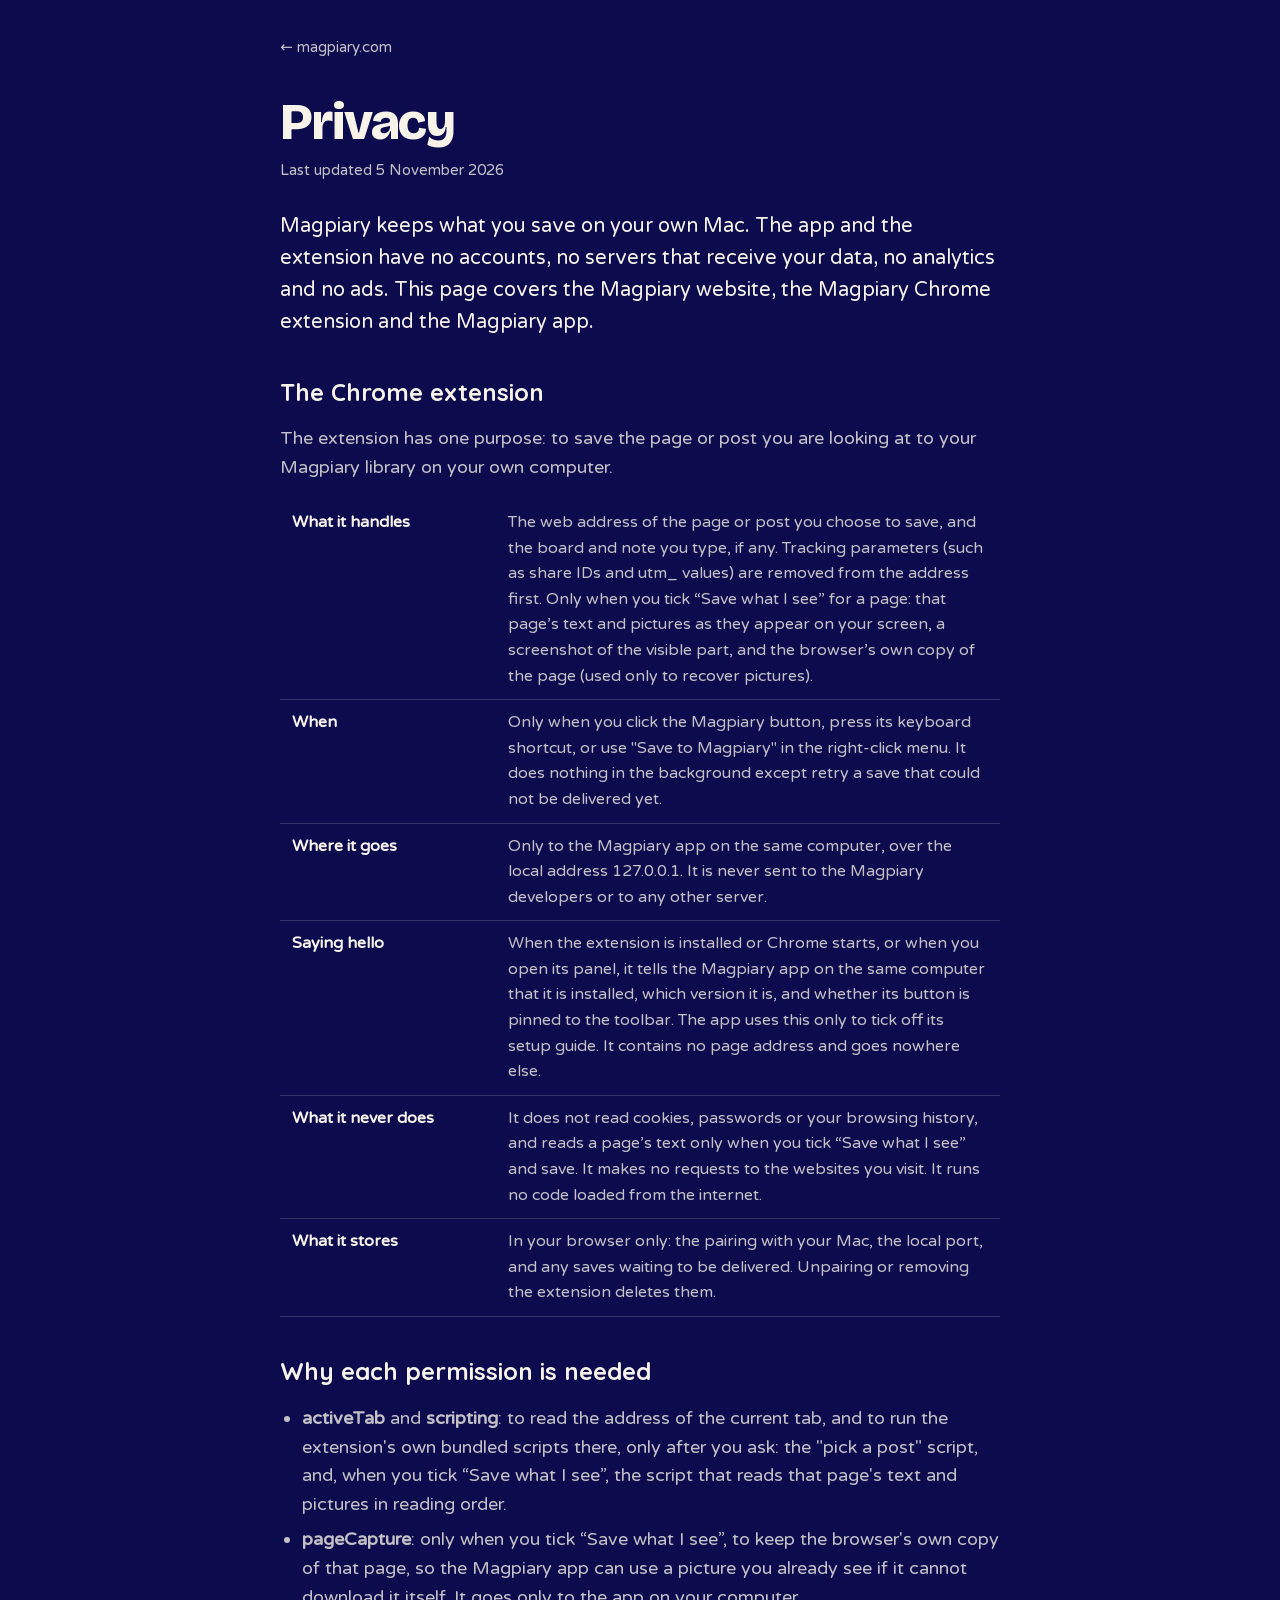
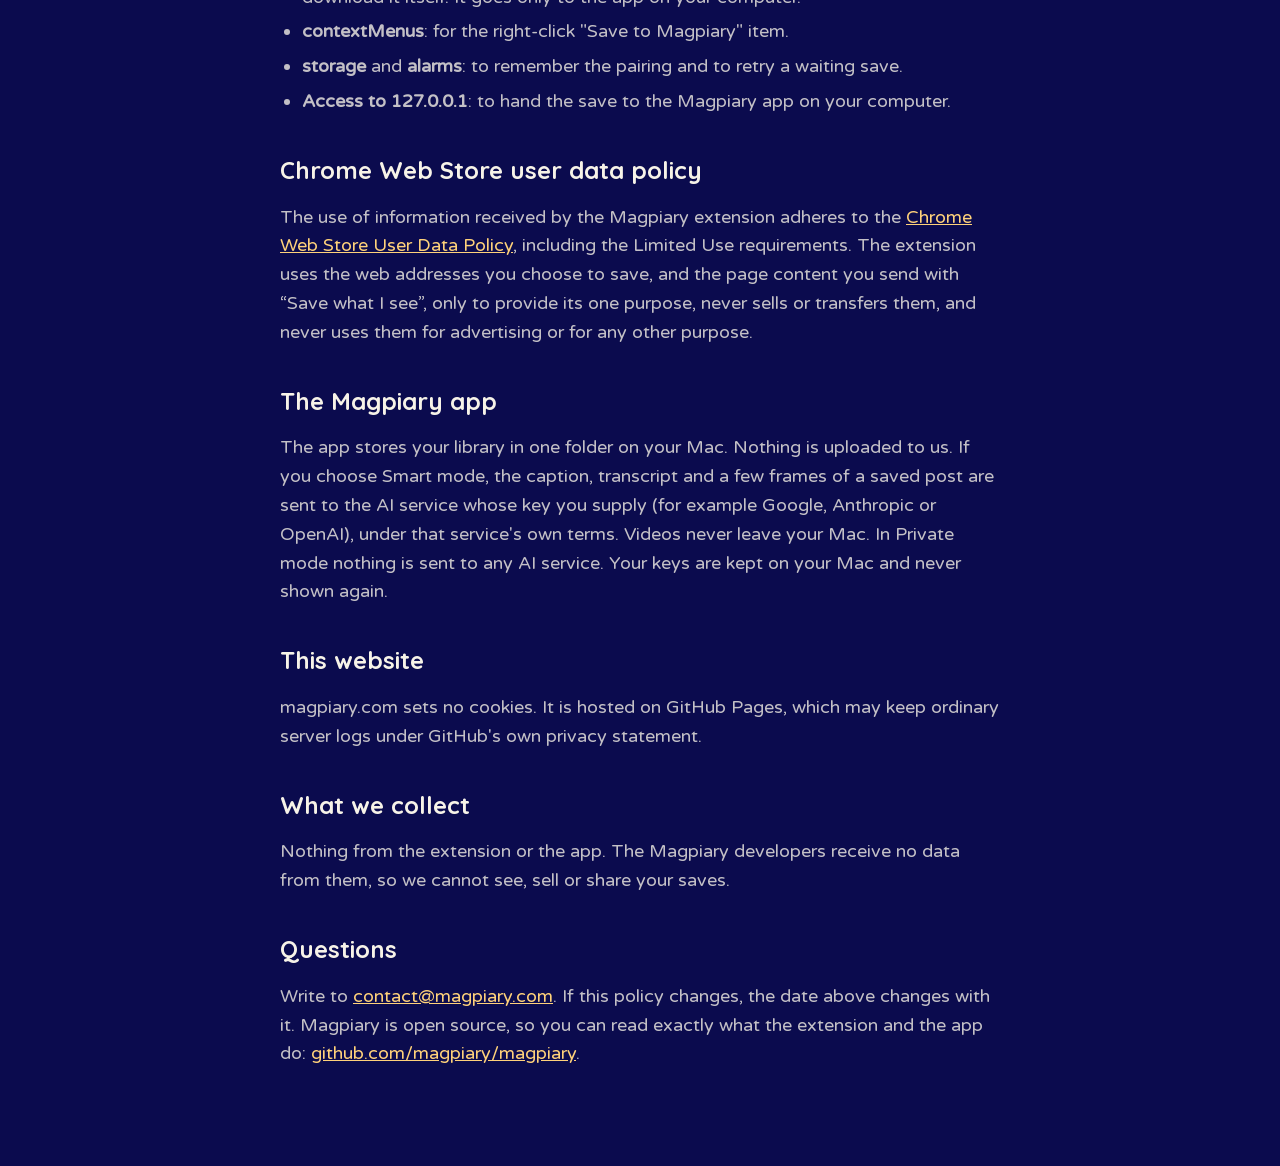
<file: privacy.html>
<!doctype html><html lang="en"><head><meta charset="utf-8"><meta name="viewport" content="width=device-width,initial-scale=1"><title>Privacy · Magpiary</title>
<meta name="description" content="How Magpiary handles your data: your library stays on your Mac, with no accounts and no servers that receive your saves.">
<link rel="canonical" href="https://magpiary.com/privacy">
<link rel="icon" href="favicon-32.png"><link rel="stylesheet" href="fonts.css">
<style>
:root{--cream:#F7F3E8;--mut:rgba(247,243,232,.78);--line:rgba(247,243,232,.18);--ink:#0B0B22;--gold:#FFD27A}
*{box-sizing:border-box}html{background:#0B0B4E}
body{margin:0;color:var(--cream);font:18px/1.6 'Varela Round',system-ui,sans-serif;-webkit-font-smoothing:antialiased;padding:32px max(20px,env(safe-area-inset-left)) 80px}
main{max-width:720px;margin:0 auto}
a{color:var(--gold)}
.back{display:inline-block;margin-bottom:36px;color:var(--mut);text-decoration:none;font-size:15px}.back:hover{color:var(--cream)}
h1{font:800 clamp(36px,6vw,52px)/1.05 'Bricolage Grotesque',sans-serif;letter-spacing:-.03em;margin:0 0 8px}
h2{font:700 24px/1.2 'Quicksand',system-ui,sans-serif;margin:40px 0 10px}
p,li{color:var(--mut)}li{margin:6px 0}ul{padding-left:22px}
.date{color:var(--mut);font-size:15px;margin:0 0 28px}
.lede{color:var(--cream);font-size:20px}
table{width:100%;border-collapse:collapse;font-size:16px;margin:12px 0}
th,td{text-align:left;vertical-align:top;padding:10px 12px;border-bottom:1px solid var(--line);color:var(--mut)}th{color:var(--cream);width:30%}
</style><script defer src="https://cloud.umami.is/script.js" data-website-id="e7e9658b-8a0d-430d-935b-7e707e09e8f1" data-domains="magpiary.com,www.magpiary.com" data-do-not-track="true"></script>
<script defer src="track.js"></script>
</head><body><main>
<a class="back" href="/">&larr; magpiary.com</a>
<h1>Privacy</h1>
<p class="date">Last updated 5 November 2026</p>
<p class="lede">Magpiary keeps what you save on your own Mac. The app and the extension have no accounts, no servers that receive your data, no analytics and no ads. This page covers the Magpiary website, the Magpiary Chrome extension and the Magpiary app.</p>

<h2>The Chrome extension</h2>
<p>The extension has one purpose: to save the page or post you are looking at to your Magpiary library on your own computer.</p>
<table>
<tr><th>What it handles</th><td>The web address of the page or post you choose to save, and the board and note you type, if any. Tracking parameters (such as share IDs and utm_ values) are removed from the address first. Only when you tick &ldquo;Save what I see&rdquo; for a page: that page&rsquo;s text and pictures as they appear on your screen, a screenshot of the visible part, and the browser&rsquo;s own copy of the page (used only to recover pictures).</td></tr>
<tr><th>When</th><td>Only when you click the Magpiary button, press its keyboard shortcut, or use "Save to Magpiary" in the right-click menu. It does nothing in the background except retry a save that could not be delivered yet.</td></tr>
<tr><th>Where it goes</th><td>Only to the Magpiary app on the same computer, over the local address 127.0.0.1. It is never sent to the Magpiary developers or to any other server.</td></tr>
<tr><th>Saying hello</th><td>When the extension is installed or Chrome starts, or when you open its panel, it tells the Magpiary app on the same computer that it is installed, which version it is, and whether its button is pinned to the toolbar. The app uses this only to tick off its setup guide. It contains no page address and goes nowhere else.</td></tr>
<tr><th>What it never does</th><td>It does not read cookies, passwords or your browsing history, and reads a page&rsquo;s text only when you tick &ldquo;Save what I see&rdquo; and save. It makes no requests to the websites you visit. It runs no code loaded from the internet.</td></tr>
<tr><th>What it stores</th><td>In your browser only: the pairing with your Mac, the local port, and any saves waiting to be delivered. Unpairing or removing the extension deletes them.</td></tr>
</table>
<h2>Why each permission is needed</h2>
<ul>
<li><b>activeTab</b> and <b>scripting</b>: to read the address of the current tab, and to run the extension's own bundled scripts there, only after you ask: the "pick a post" script, and, when you tick &ldquo;Save what I see&rdquo;, the script that reads that page's text and pictures in reading order.</li>
<li><b>pageCapture</b>: only when you tick &ldquo;Save what I see&rdquo;, to keep the browser's own copy of that page, so the Magpiary app can use a picture you already see if it cannot download it itself. It goes only to the app on your computer.</li>
<li><b>contextMenus</b>: for the right-click "Save to Magpiary" item.</li>
<li><b>storage</b> and <b>alarms</b>: to remember the pairing and to retry a waiting save.</li>
<li><b>Access to 127.0.0.1</b>: to hand the save to the Magpiary app on your computer.</li>
</ul>

<h2>Chrome Web Store user data policy</h2>
<p>The use of information received by the Magpiary extension adheres to the <a href="https://developer.chrome.com/docs/webstore/program-policies/user-data-faq">Chrome Web Store User Data Policy</a>, including the Limited Use requirements. The extension uses the web addresses you choose to save, and the page content you send with &ldquo;Save what I see&rdquo;, only to provide its one purpose, never sells or transfers them, and never uses them for advertising or for any other purpose.</p>

<h2>The Magpiary app</h2>
<p>The app stores your library in one folder on your Mac. Nothing is uploaded to us. If you choose Smart mode, the caption, transcript and a few frames of a saved post are sent to the AI service whose key you supply (for example Google, Anthropic or OpenAI), under that service's own terms. Videos never leave your Mac. In Private mode nothing is sent to any AI service. Your keys are kept on your Mac and never shown again.</p>

<h2>This website</h2>
<p>magpiary.com sets no cookies. It is hosted on GitHub Pages, which may keep ordinary server logs under GitHub's own privacy statement.</p>

<h2>What we collect</h2>
<p>Nothing from the extension or the app. The Magpiary developers receive no data from them, so we cannot see, sell or share your saves.</p>

<h2>Questions</h2>
<p>Write to <a href="mailto:contact@magpiary.com">contact@magpiary.com</a>. If this policy changes, the date above changes with it. Magpiary is open source, so you can read exactly what the extension and the app do: <a href="https://github.com/magpiary/magpiary">github.com/magpiary/magpiary</a>.</p>
</main></body></html>
</file>
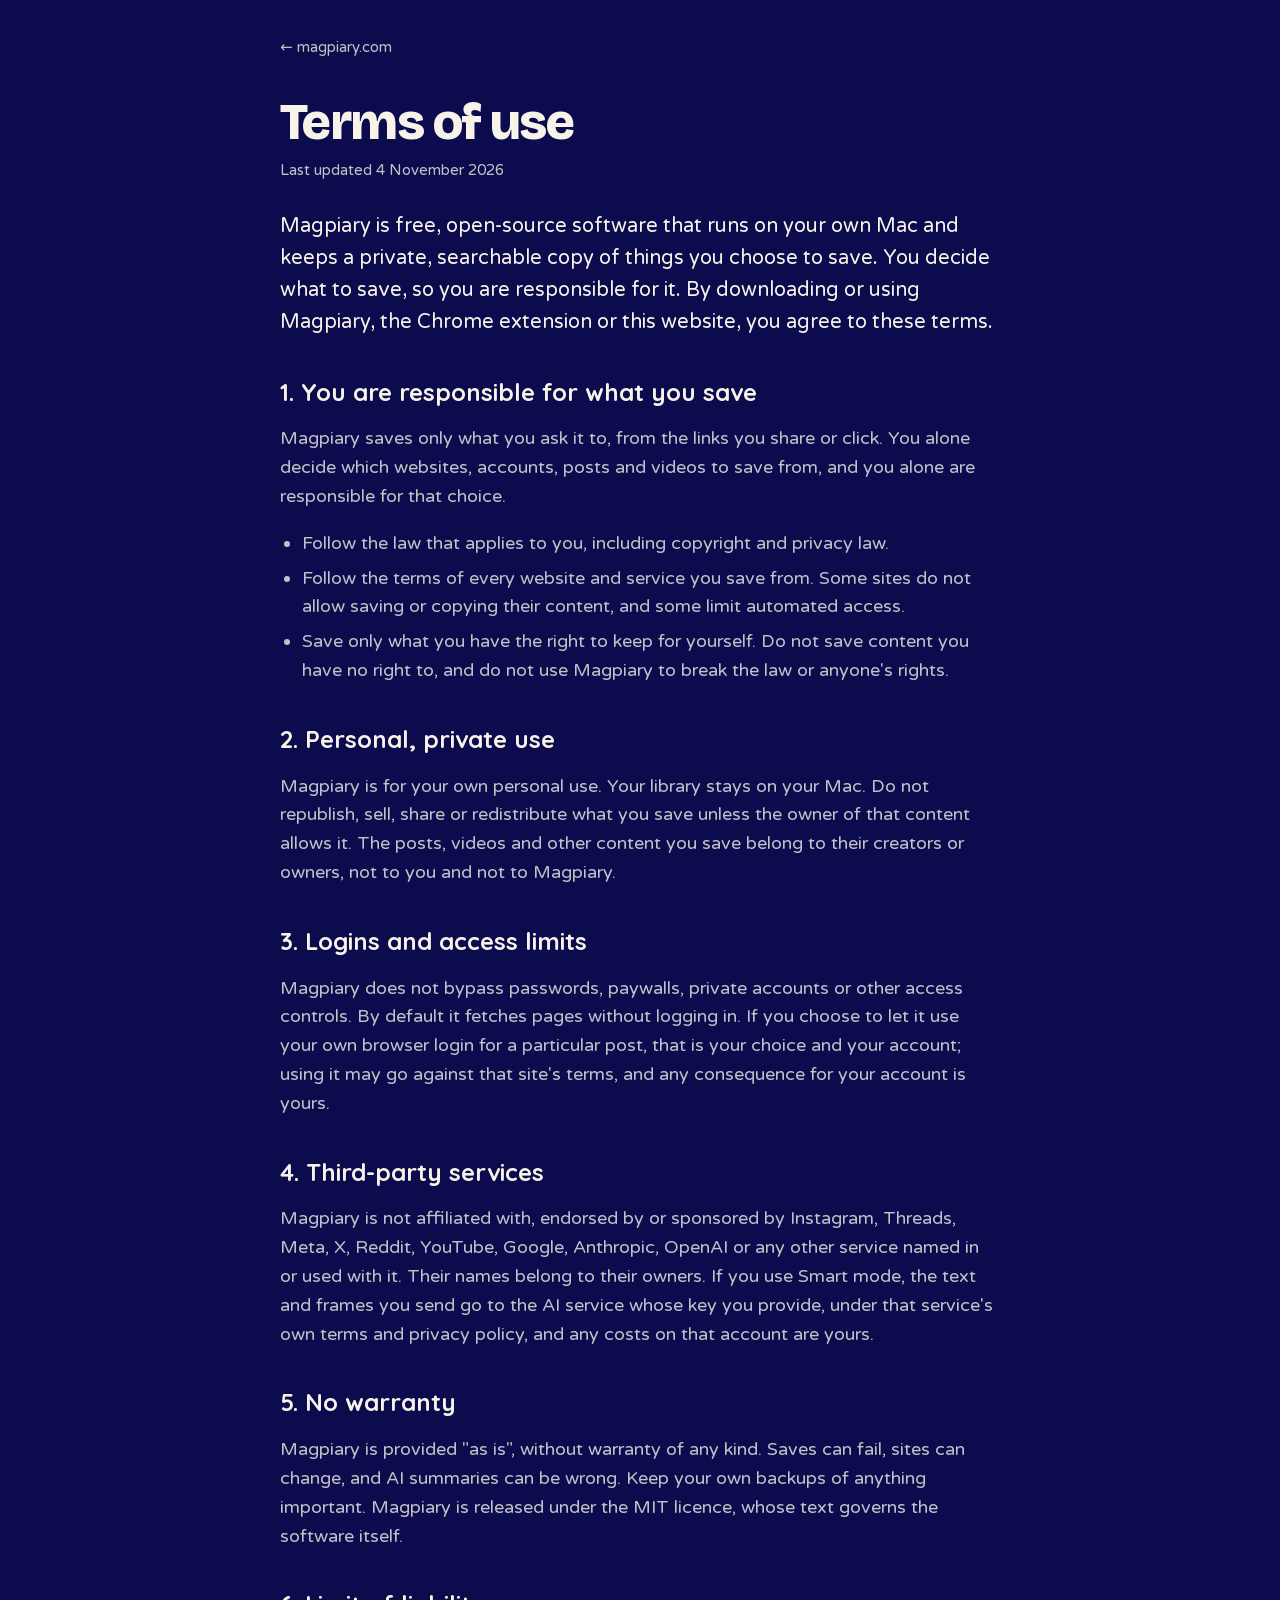
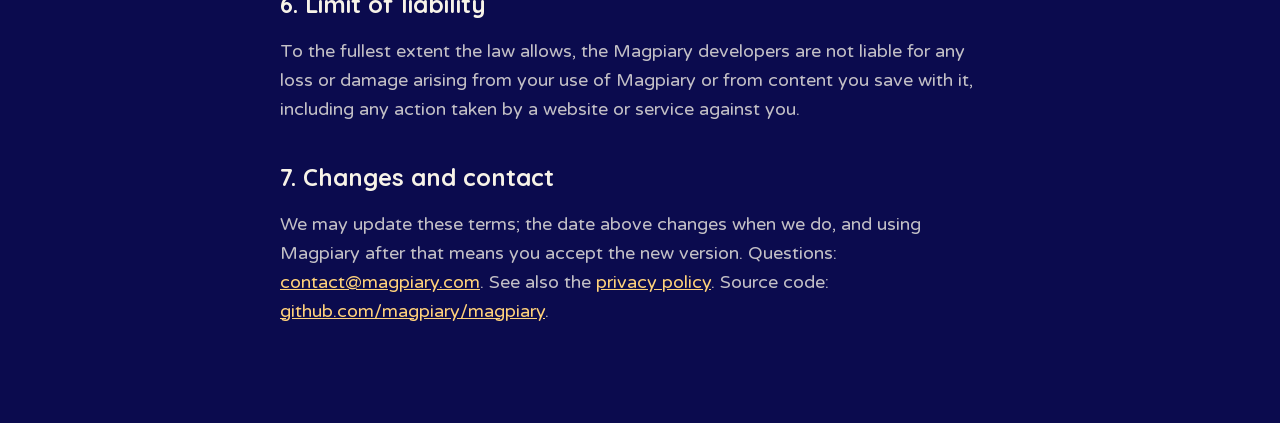
<file: terms.html>
<!doctype html><html lang="en"><head><meta charset="utf-8"><meta name="viewport" content="width=device-width,initial-scale=1"><title>Terms · Magpiary</title>
<meta name="description" content="The terms of use for the Magpiary app, the Chrome extension and this website.">
<link rel="canonical" href="https://magpiary.com/terms">
<link rel="icon" href="favicon-32.png"><link rel="stylesheet" href="fonts.css">
<style>
:root{--cream:#F7F3E8;--mut:rgba(247,243,232,.78);--line:rgba(247,243,232,.18);--ink:#0B0B22;--gold:#FFD27A}
*{box-sizing:border-box}html{background:#0B0B4E}
body{margin:0;color:var(--cream);font:18px/1.6 'Varela Round',system-ui,sans-serif;-webkit-font-smoothing:antialiased;padding:32px max(20px,env(safe-area-inset-left)) 80px}
main{max-width:720px;margin:0 auto}
a{color:var(--gold)}
.back{display:inline-block;margin-bottom:36px;color:var(--mut);text-decoration:none;font-size:15px}.back:hover{color:var(--cream)}
h1{font:800 clamp(36px,6vw,52px)/1.05 'Bricolage Grotesque',sans-serif;letter-spacing:-.03em;margin:0 0 8px}
h2{font:700 24px/1.2 'Quicksand',system-ui,sans-serif;margin:40px 0 10px}
p,li{color:var(--mut)}li{margin:6px 0}ul{padding-left:22px}
.date{color:var(--mut);font-size:15px;margin:0 0 28px}
.lede{color:var(--cream);font-size:20px}
table{width:100%;border-collapse:collapse;font-size:16px;margin:12px 0}
th,td{text-align:left;vertical-align:top;padding:10px 12px;border-bottom:1px solid var(--line);color:var(--mut)}th{color:var(--cream);width:30%}
</style><script defer src="https://cloud.umami.is/script.js" data-website-id="e7e9658b-8a0d-430d-935b-7e707e09e8f1" data-domains="magpiary.com,www.magpiary.com" data-do-not-track="true"></script>
<script defer src="track.js"></script>
</head><body><main>
<a class="back" href="/">&larr; magpiary.com</a>
<h1>Terms of use</h1>
<p class="date">Last updated 4 November 2026</p>
<p class="lede">Magpiary is free, open-source software that runs on your own Mac and keeps a private, searchable copy of things you choose to save. You decide what to save, so you are responsible for it. By downloading or using Magpiary, the Chrome extension or this website, you agree to these terms.</p>

<h2>1. You are responsible for what you save</h2>
<p>Magpiary saves only what you ask it to, from the links you share or click. You alone decide which websites, accounts, posts and videos to save from, and you alone are responsible for that choice.</p>
<ul>
<li>Follow the law that applies to you, including copyright and privacy law.</li>
<li>Follow the terms of every website and service you save from. Some sites do not allow saving or copying their content, and some limit automated access.</li>
<li>Save only what you have the right to keep for yourself. Do not save content you have no right to, and do not use Magpiary to break the law or anyone's rights.</li>
</ul>

<h2>2. Personal, private use</h2>
<p>Magpiary is for your own personal use. Your library stays on your Mac. Do not republish, sell, share or redistribute what you save unless the owner of that content allows it. The posts, videos and other content you save belong to their creators or owners, not to you and not to Magpiary.</p>

<h2>3. Logins and access limits</h2>
<p>Magpiary does not bypass passwords, paywalls, private accounts or other access controls. By default it fetches pages without logging in. If you choose to let it use your own browser login for a particular post, that is your choice and your account; using it may go against that site's terms, and any consequence for your account is yours.</p>

<h2>4. Third-party services</h2>
<p>Magpiary is not affiliated with, endorsed by or sponsored by Instagram, Threads, Meta, X, Reddit, YouTube, Google, Anthropic, OpenAI or any other service named in or used with it. Their names belong to their owners. If you use Smart mode, the text and frames you send go to the AI service whose key you provide, under that service's own terms and privacy policy, and any costs on that account are yours.</p>

<h2>5. No warranty</h2>
<p>Magpiary is provided "as is", without warranty of any kind. Saves can fail, sites can change, and AI summaries can be wrong. Keep your own backups of anything important. Magpiary is released under the MIT licence, whose text governs the software itself.</p>

<h2>6. Limit of liability</h2>
<p>To the fullest extent the law allows, the Magpiary developers are not liable for any loss or damage arising from your use of Magpiary or from content you save with it, including any action taken by a website or service against you.</p>

<h2>7. Changes and contact</h2>
<p>We may update these terms; the date above changes when we do, and using Magpiary after that means you accept the new version. Questions: <a href="mailto:contact@magpiary.com">contact@magpiary.com</a>. See also the <a href="/privacy">privacy policy</a>. Source code: <a href="https://github.com/magpiary/magpiary">github.com/magpiary/magpiary</a>.</p>
</main></body></html>
</file>
<file: fonts.css>
@font-face {
  font-family: 'Bricolage Grotesque';
  font-style: normal;
  font-weight: 800;
  font-stretch: 100%;
  font-display: swap;
  src: url(fonts/6bf17cb908.woff2) format('woff2');
  unicode-range: U+0000-00FF, U+0131, U+0152-0153, U+02BB-02BC, U+02C6, U+02DA, U+02DC, U+0304, U+0308, U+0329, U+2000-206F, U+20AC, U+2122, U+2191, U+2193, U+2212, U+2215, U+FEFF, U+FFFD;
}
@font-face {
  font-family: 'DM Sans';
  font-style: normal;
  font-weight: 400;
  font-display: swap;
  src: url(fonts/151a53ae17.woff2) format('woff2');
  unicode-range: U+0000-00FF, U+0131, U+0152-0153, U+02BB-02BC, U+02C6, U+02DA, U+02DC, U+0304, U+0308, U+0329, U+2000-206F, U+20AC, U+2122, U+2191, U+2193, U+2212, U+2215, U+FEFF, U+FFFD;
}
@font-face {
  font-family: 'DM Sans';
  font-style: normal;
  font-weight: 500;
  font-display: swap;
  src: url(fonts/151a53ae17.woff2) format('woff2');
  unicode-range: U+0000-00FF, U+0131, U+0152-0153, U+02BB-02BC, U+02C6, U+02DA, U+02DC, U+0304, U+0308, U+0329, U+2000-206F, U+20AC, U+2122, U+2191, U+2193, U+2212, U+2215, U+FEFF, U+FFFD;
}
@font-face {
  font-family: 'DM Sans';
  font-style: normal;
  font-weight: 700;
  font-display: swap;
  src: url(fonts/151a53ae17.woff2) format('woff2');
  unicode-range: U+0000-00FF, U+0131, U+0152-0153, U+02BB-02BC, U+02C6, U+02DA, U+02DC, U+0304, U+0308, U+0329, U+2000-206F, U+20AC, U+2122, U+2191, U+2193, U+2212, U+2215, U+FEFF, U+FFFD;
}
@font-face {
  font-family: 'JetBrains Mono';
  font-style: normal;
  font-weight: 500;
  font-display: swap;
  src: url(fonts/533c1157c0.woff2) format('woff2');
  unicode-range: U+0000-00FF, U+0131, U+0152-0153, U+02BB-02BC, U+02C6, U+02DA, U+02DC, U+0304, U+0308, U+0329, U+2000-206F, U+20AC, U+2122, U+2191, U+2193, U+2212, U+2215, U+FEFF, U+FFFD;
}
@font-face {
  font-family: 'Quicksand';
  font-style: normal;
  font-weight: 500;
  font-display: swap;
  src: url(fonts/422bee69c5.woff2) format('woff2');
  unicode-range: U+0000-00FF, U+0131, U+0152-0153, U+02BB-02BC, U+02C6, U+02DA, U+02DC, U+0304, U+0308, U+0329, U+2000-206F, U+20AC, U+2122, U+2191, U+2193, U+2212, U+2215, U+FEFF, U+FFFD;
}
@font-face {
  font-family: 'Quicksand';
  font-style: normal;
  font-weight: 600;
  font-display: swap;
  src: url(fonts/422bee69c5.woff2) format('woff2');
  unicode-range: U+0000-00FF, U+0131, U+0152-0153, U+02BB-02BC, U+02C6, U+02DA, U+02DC, U+0304, U+0308, U+0329, U+2000-206F, U+20AC, U+2122, U+2191, U+2193, U+2212, U+2215, U+FEFF, U+FFFD;
}
@font-face {
  font-family: 'Quicksand';
  font-style: normal;
  font-weight: 700;
  font-display: swap;
  src: url(fonts/422bee69c5.woff2) format('woff2');
  unicode-range: U+0000-00FF, U+0131, U+0152-0153, U+02BB-02BC, U+02C6, U+02DA, U+02DC, U+0304, U+0308, U+0329, U+2000-206F, U+20AC, U+2122, U+2191, U+2193, U+2212, U+2215, U+FEFF, U+FFFD;
}
@font-face {
  font-family: 'Varela Round';
  font-style: normal;
  font-weight: 400;
  font-display: swap;
  src: url(fonts/3d9286e76c.woff2) format('woff2');
  unicode-range: U+0000-00FF, U+0131, U+0152-0153, U+02BB-02BC, U+02C6, U+02DA, U+02DC, U+0304, U+0308, U+0329, U+2000-206F, U+20AC, U+2122, U+2191, U+2193, U+2212, U+2215, U+FEFF, U+FFFD;
}
</file>
<file: site.css>
:root{--cream:#F7F3E8;--mut:rgba(247,243,232,.76);--line:rgba(247,243,232,.18);--ink:#0B0B22;--head:'Quicksand',system-ui,sans-serif;--body:'Varela Round',system-ui,sans-serif}
*{box-sizing:border-box}
html{background:#0B0B4E}
body{margin:0;color:var(--cream);font:18px/1.55 var(--body);-webkit-font-smoothing:antialiased;overflow-x:clip}
h1,h2,h3{font-family:var(--head);margin:0;font-weight:700;letter-spacing:-.02em}
img{display:block;max-width:100%}
a{color:inherit}
#bg{position:fixed;inset:0;width:100%;height:100%;z-index:-1;display:block}

#load{position:fixed;inset:0;z-index:80;display:flex;align-items:flex-end;justify-content:flex-end;padding:28px;overflow:hidden;pointer-events:none}
#pill{position:absolute;left:50%;top:50%;width:0;height:0;transform:translate(-50%,-50%);border-radius:999px;box-shadow:0 0 0 200vmax #07072A}
#count{position:relative;font:600 clamp(70px,14vw,180px)/.85 var(--head)}

/* the sparkle trails the normal cursor */
#cur{--sc:#FFD27A;position:fixed;left:0;top:0;width:34px;height:34px;margin:-17px 0 0 -17px;z-index:90;pointer-events:none;fill:var(--sc);filter:drop-shadow(0 0 10px var(--sc))}
.spk{position:fixed;left:0;top:0;width:9px;height:9px;z-index:89;pointer-events:none;background:#FFD27A;clip-path:polygon(50% 0,60% 40%,100% 50%,60% 60%,50% 100%,40% 60%,0 50%,40% 40%)}
@media (hover:none){#cur{display:none}}

.logo{display:inline-flex;align-items:center;gap:8px;font:800 22px/1 'Bricolage Grotesque',sans-serif;letter-spacing:-.01em;text-decoration:none}
.logo svg{width:30px;height:30px}
.nav{position:fixed;left:50%;top:0;transform:translateX(-50%);width:100%;z-index:50;display:grid;grid-template-columns:1fr auto 1fr;align-items:center;padding:20px 32px;transition:width .5s cubic-bezier(.2,.8,.2,1),top .5s,padding .5s,background .4s,border-radius .5s}
.nav .links{display:flex;gap:30px;font-size:16px}
.nav .links a{text-decoration:none;opacity:.86}.nav .links a:hover{opacity:1}
.navcta{justify-self:end;font:700 15px var(--head);text-decoration:none;background:var(--cream);color:var(--ink);padding:9px 18px;border-radius:99px;opacity:0;pointer-events:none;transition:opacity .35s}
.nav.slim{top:12px;width:min(860px,calc(100% - 24px));padding:9px 10px 9px 18px;border-radius:99px;background:rgba(10,10,50,.62);backdrop-filter:blur(14px);box-shadow:inset 0 0 0 1px var(--line)}
.nav.slim .navcta{opacity:1;pointer-events:auto}

.btn{display:inline-flex;align-items:center;justify-content:center;gap:11px;font:700 clamp(15px,min(1.1vw,2svh),19px)/1 var(--head);border-radius:99px;padding:clamp(12px,1.8svh,18px) clamp(20px,1.7vw,28px);text-decoration:none;border:2px solid transparent;transition:transform .25s cubic-bezier(.2,.8,.2,1),background .25s}
.btn:hover{transform:translateY(-3px)}
.btn svg{width:22px;height:22px;fill:currentColor;flex:none}
.btn.main{background:var(--cream);color:var(--ink)}
.btn.alt{border-color:rgba(247,243,232,.45);color:var(--cream);background:rgba(10,10,60,.25)}
.btn.alt:hover{background:rgba(247,243,232,.12)}
.ctawrap{display:flex;flex-direction:column;align-items:center}
.ctas{display:flex;gap:12px;flex-wrap:wrap;justify-content:center}
.term{display:inline-flex;align-items:center;gap:14px;margin-top:clamp(10px,1.6svh,16px);font:500 clamp(12px,1vw,15px) 'JetBrains Mono',monospace;background:rgba(5,5,35,.55);border:1px solid var(--line);border-radius:12px;padding:8px 8px 8px 14px}
.term button{font:inherit;font-size:12px;color:var(--cream);background:none;border:1px solid var(--line);border-radius:8px;padding:4px 9px;cursor:pointer}

/* the heading is centred in the space between the nav and the window, on any screen */
.hero{position:relative;height:100svh;overflow:hidden;--wintop:68svh;--navh:72px}
.herotext{position:absolute;z-index:3;left:0;right:0;top:var(--navh);height:calc(var(--wintop) - var(--navh));display:flex;flex-direction:column;align-items:center;justify-content:center;text-align:center;padding:0 20px 10px}
.hero h1{font-size:clamp(34px,min(5.1vw,8.6svh),122px);line-height:1.05}
.rot{display:inline-block;position:relative;vertical-align:bottom;height:1.16em;clip-path:inset(0 -60vw);white-space:nowrap;text-align:left}
.rot .w{position:absolute;left:50%;top:0;line-height:1.16;white-space:nowrap}
.rot i{font-style:normal;display:inline-block}
br.d{display:inline}
.sub{font-size:clamp(16px,min(1.5vw,2.5svh),28px);line-height:1.3;color:var(--cream);margin:clamp(8px,1.6svh,20px) 0 clamp(12px,2.2svh,28px);max-width:30em}
.herostage{position:absolute;left:50%;top:var(--wintop);width:min(80vw,129svh);transform-origin:50% 0;z-index:2}
.win{background:#0E0E0E;border-radius:16px;overflow:hidden;box-shadow:0 30px 90px -20px rgba(2,2,30,.8),inset 0 0 0 1px rgba(255,255,255,.12)}
.win .bar{display:flex;gap:7px;padding:11px 14px;background:#1A1A1A}
.win .bar i{width:10px;height:10px;border-radius:50%;background:#444}
#herowin{position:relative;z-index:2}
#lander,.lander2{position:absolute;z-index:3;left:7%;bottom:calc(100% - 6px);width:clamp(96px,min(14vw,24svh),280px);aspect-ratio:6/5;opacity:0;pointer-events:none}
#lander img,.lander2 img{position:absolute;inset:0;width:100%;height:100%;object-fit:contain;object-position:50% 100%;opacity:0}
#stagein{position:relative}
.lid{position:absolute;display:block;background:#17171C;border-radius:50%;transform:scaleY(0);transform-origin:50% 0}
#lander .lid,.lander2 .lid{visibility:hidden}#lander.perched .lid,.lander2.perched .lid{visibility:visible}
#bird>img{width:100%}
#bird{position:absolute;z-index:1;right:8%;top:0;width:clamp(100px,min(13vw,20svh),250px);transform:translateY(-92%);transform-origin:50% 100%}
.layers{position:absolute;inset:0;z-index:1;pointer-events:none}
.fl{position:absolute;filter:drop-shadow(0 16px 26px rgba(2,2,30,.45))}

/* saved wall */
.wpin{height:100svh;overflow:hidden;position:relative;display:flex;align-items:center;justify-content:center;text-align:center;padding:0 20px}
.wall{position:absolute;inset:-4%;display:grid;grid-template-columns:repeat(8,minmax(0,1fr));grid-auto-rows:minmax(0,1fr);gap:clamp(8px,1vw,14px);height:108%}
.wall img{width:100%;height:100%;object-fit:cover;object-position:top;border-radius:12px;min-height:0}
.pool{position:absolute;inset:0;z-index:1;background:radial-gradient(ellipse 52% 56% at 50% 50%,rgba(6,6,44,.97) 40%,rgba(6,6,44,.78) 66%,rgba(6,6,44,0) 100%)}
.wcol{position:relative;z-index:3;display:flex;flex-direction:column;align-items:center;width:100%}
.whyhead{font-size:clamp(34px,min(5vw,8svh),92px);line-height:1.02;max-width:14ch}
.swap{position:relative;width:100%;display:flex;justify-content:center;margin-top:clamp(14px,2.4svh,26px);min-height:clamp(120px,22svh,240px)}
.count{position:absolute;display:flex;gap:clamp(30px,6vw,110px);justify-content:center}
.count b{display:block;font:700 clamp(64px,min(10vw,16svh),190px)/.95 var(--head)}
.count span{color:var(--cream);font-size:clamp(15px,1.3vw,20px)}
.count .op b{color:#FFB020}
.small{position:absolute;top:100%;left:50%;transform:translateX(-50%);width:max-content;max-width:88vw;margin:8px 0 0;font-size:14px;color:var(--mut)}
.search{position:absolute;top:0;width:min(620px,88vw);display:flex;gap:12px;align-items:center;text-align:left;background:#15151A;border:1px solid rgba(255,255,255,.2);border-radius:99px;padding:15px 22px;font-size:clamp(16px,1.4vw,21px);min-height:58px;box-shadow:0 20px 60px -14px rgba(2,2,30,.85)}
.search svg{width:20px;height:20px;fill:none;stroke:currentColor;stroke-width:2;flex:none}
.found{position:absolute;top:70px;left:50%;height:clamp(240px,38svh,500px);aspect-ratio:1/1.3;border-radius:16px;overflow:hidden;background:#161616;box-shadow:0 30px 80px -10px rgba(2,2,30,.9);text-align:left;opacity:0}
.payoff{position:absolute;z-index:4;bottom:12svh;left:0;right:0;font:700 clamp(22px,2.6vw,40px)/1.1 var(--head);opacity:0;margin:0}

/* crisp zoom: the font size itself grows, so text is redrawn sharp every frame */
.zoomt{position:absolute;z-index:5;left:50%;top:50%;transform:translate(-50%,-50%);line-height:1;white-space:nowrap;opacity:0;pointer-events:none}

/* phone: flat front view, fixed 300x650 design size, scaled by --s */
.phonew{position:relative;width:calc(300px*var(--s));height:calc(650px*var(--s))}
.phone{position:absolute;left:0;top:0;width:300px;height:650px;transform:scale(var(--s));transform-origin:0 0;border-radius:46px;background:#000;box-shadow:0 0 0 5px #23232A,0 0 0 7px #4A4A55,0 40px 90px -20px rgba(2,2,30,.7)}
.scr{position:absolute;inset:7px;border-radius:40px;overflow:hidden;background:#000;font:14px/1.3 -apple-system,system-ui,sans-serif;color:#fff}
.island{position:absolute;z-index:6;left:50%;top:15px;width:84px;height:24px;margin-left:-42px;border-radius:99px;background:#000}
.layer{position:absolute;inset:0;opacity:0;transition:opacity .4s}
.layer.on{opacity:1}
.reel .shade{position:absolute;inset:0;background:linear-gradient(transparent 58%,rgba(0,0,0,.7))}
.reel .rows{right:20cqw}
.reel .n5{top:17cqw}.reel .al{top:58cqw}.reel .rows{top:99cqw}
.pcap{position:relative}
.rail{position:absolute;right:10px;bottom:92px;display:flex;flex-direction:column;gap:18px;align-items:center;font-size:11px}
.rail svg{width:30px;height:30px;fill:none;stroke:#fff;stroke-width:1.8;stroke-linejoin:round;stroke-linecap:round;display:block;margin:auto}
.who{position:absolute;left:16px;bottom:44px;right:66px}
.who b{display:block;margin-bottom:4px}
.pulse{position:absolute;z-index:5;width:46px;height:46px;margin:-23px 0 0 -23px;border-radius:50%;background:rgba(255,255,255,.55);opacity:0;pointer-events:none}
.shsheet{position:absolute;z-index:4;left:0;right:0;bottom:0;background:#F2F2F7;color:#111;border-radius:22px 22px 0 0;padding:16px 14px 30px;transform:translateY(102%);transition:transform .5s cubic-bezier(.2,.8,.2,1)}
.shsheet.on{transform:none}
.shline{height:5px;width:38px;border-radius:9px;background:#C7C7CC;margin:0 auto 12px}
.shapps{display:flex;justify-content:space-between;margin-bottom:12px}
.shapps div{width:50px;font-size:10px;text-align:center}
.shapps i{display:block;height:50px;border-radius:12px;margin-bottom:4px}
.shrow{display:flex;align-items:center;gap:11px;background:#fff;padding:11px;border-radius:11px;font-size:14px;margin-top:7px}
.shrow svg{width:26px;height:26px;flex:none}
.shrow.me{font-weight:700}
.cleanbox{position:absolute;inset:0;background:#101018;display:flex;flex-direction:column;justify-content:center;padding:22px;gap:12px}
.url{font:500 14px/1.4 'JetBrains Mono',monospace;overflow-wrap:anywhere;background:#1F1F2B;padding:14px;border-radius:12px}
.url s{color:#FF7A5C;display:block;animation:blow 2.8s ease-in infinite}
@keyframes blow{0%,30%{opacity:1;transform:none;filter:none}75%,100%{opacity:0;transform:translate(46px,-20px) rotate(4deg);filter:blur(6px)}}
.ok{color:#8FE5C2;font-size:14px}
.banner{position:absolute;z-index:5;left:10px;right:10px;top:48px;background:rgba(245,245,247,.97);color:#111;border-radius:18px;padding:10px;display:flex;gap:10px;align-items:center;font-size:12.5px;line-height:1.3;box-shadow:0 10px 26px rgba(0,0,0,.35);transform:translateY(-130px);transition:transform .45s cubic-bezier(.2,1.1,.3,1)}
.banner.on{transform:none}
.queued{background:#fff;color:#111;border-radius:16px;padding:14px;display:flex;gap:12px;align-items:center}
.qart{position:relative;flex:none;width:40px;height:52px;border-radius:8px;overflow:hidden}

/* the finger: tip at 47.9% across, 8.85% down */
.finger{position:absolute;z-index:8;left:0;top:0;width:430px;height:645px;pointer-events:none;opacity:0;transform-origin:47.9% 8.85%;rotate:-12deg}
.finger img{width:100%;height:100%;display:block}


.how{position:relative;z-index:2}
body:not(.static) .how{margin-top:-100svh}
.pline{position:absolute;left:0;right:0;top:0;height:3px;z-index:30;background:rgba(247,243,232,.12)}
.pline i{display:block;height:100%;width:100%;background:var(--cream);transform:scaleX(0);transform-origin:0 0}
.stageA{height:100svh;position:relative;overflow:hidden;--capH:clamp(150px,25svh,236px);--s:var(--ps,.8)}
.cap{position:absolute;z-index:12;left:0;right:0;top:clamp(74px,10.5svh,112px);text-align:center;padding:0 24px;pointer-events:none}
.cap h3{font-size:clamp(24px,min(2.7vw,4.6svh),48px);line-height:1.1}
.cap p{margin:clamp(8px,1.3svh,14px) auto 0;max-width:640px;font-size:clamp(15px,1.15vw,19px);line-height:1.45}
.pa{position:absolute;left:50%;top:calc(var(--capH) + 10px);transform:translateX(-50%);transition:transform .7s cubic-bezier(.3,.9,.2,1),opacity .4s}
.mb{position:absolute;left:50%;top:calc(var(--capH) + 8px);width:min(78vw,calc((100svh - var(--capH) - 56px)*1.6));transform:translateX(-50%) translateX(70vw) scale(.8);opacity:0;transform-origin:50% 0;transition:transform .7s cubic-bezier(.3,.9,.2,1),opacity .4s}
.macw{position:relative;background:#0f0f0f;border-radius:14px;overflow:hidden;box-shadow:0 30px 90px -20px rgba(2,2,30,.85),inset 0 0 0 1px rgba(255,255,255,.14)}
.how[data-s="1"] .pa{transform:translateX(-50%) translateX(-34vw) scale(.8);transform-origin:50% 0}
.how[data-s="1"] .mb{transform:translateX(-50%) translateX(12vw) scale(.78);opacity:1}
.how[data-s="2"] .pa,.how[data-s="3"] .pa,.how[data-s="4"] .pa,.how[data-s="5"] .pa,.how[data-s="6"] .pa{transform:translateX(-50%) translateX(-90vw) scale(.6);opacity:0}
.how[data-s="2"] .mb,.how[data-s="4"] .mb,.how[data-s="5"] .mb,.how[data-s="6"] .mb{transform:translateX(-50%);opacity:1}
.how[data-s="3"] .mb{transform:translateX(-50%) translateX(-13vw) scale(.8);opacity:1}
/* the AI you chose */
.ais{position:absolute;z-index:11;right:clamp(16px,5vw,110px);top:calc(var(--capH) + 8vh);width:clamp(150px,17vw,280px);display:grid;gap:clamp(7px,1.1svh,12px);opacity:0;transform:translateX(60px);transition:transform .6s cubic-bezier(.3,.9,.2,1),opacity .35s;pointer-events:none}
.how[data-s="3"] .ais{opacity:1;transform:none}
.ainote{font:500 clamp(12px,.9vw,14px)/1.3 var(--body);color:#8FE5C2;margin-top:4px}
.aih{font:700 clamp(13px,1vw,16px)/1.2 var(--head);margin-bottom:3px}
.aib{display:flex;align-items:center;gap:10px;background:rgba(8,8,44,.62);border:1px solid var(--line);border-radius:14px;padding:clamp(9px,1.4svh,14px) 14px;font:700 clamp(13px,1.05vw,17px)/1 var(--head);opacity:.5;transition:box-shadow .3s,transform .3s,background .3s}
.aib i{width:10px;height:10px;border-radius:50%;flex:none}
.aib small{margin-left:auto;font:500 11px var(--body);opacity:.8}
.aib.pick{opacity:1;background:var(--cream);color:var(--ink);border-color:transparent}
.aib.hit{transform:scale(1.06);box-shadow:0 0 0 4px rgba(255,210,122,.75)}
.pieces{position:absolute;inset:0;z-index:13;pointer-events:none;overflow:visible}
.pc{position:absolute;left:0;top:0;opacity:0;border-radius:10px;overflow:hidden;box-shadow:0 12px 26px rgba(2,2,30,.5)}
.pc.fr{width:clamp(44px,5vw,78px);aspect-ratio:3/4}
.pc.wd,.pc.sm{white-space:nowrap;background:var(--cream);color:var(--ink);border-radius:99px;padding:7px 13px;font:700 clamp(11px,.95vw,14px)/1 var(--head)}
.pc.sm{display:flex;align-items:center;gap:6px;background:#FFD27A}
/* the flying post */
.card{position:absolute;left:0;top:0;z-index:13;width:220px;aspect-ratio:1/1.3;border-radius:14px;overflow:hidden;background:#15151A;box-shadow:0 18px 44px rgba(3,3,30,.5);opacity:0;pointer-events:none;transform-origin:50% 50%}

/* drawn art: everything is in container units, so one drawing works from phone to thumbnail */
.art{container-type:inline-size;position:absolute;inset:0;overflow:hidden;color:#fff;font-family:var(--head)}
.a-reel{background:radial-gradient(90% 60% at 80% 12%,#7C4DFF 0,transparent 70%),linear-gradient(165deg,#10105A,#2347FF 72%,#12B981 130%)}
.a-reel .n5{position:absolute;left:7cqw;top:9cqw;font:800 46cqw/.85 'Bricolage Grotesque',sans-serif;color:#FFB020}
.a-reel .al{position:absolute;left:8cqw;right:8cqw;top:50cqw;font:800 11cqw/1.04 'Bricolage Grotesque',sans-serif}
.a-reel .rows{position:absolute;left:8cqw;right:8cqw;top:93cqw;display:grid;gap:2.2cqw;font:600 5.2cqw/1 'JetBrains Mono',monospace}
.a-reel .rows div{display:flex;align-items:center;gap:2.4cqw;background:rgba(5,5,40,.5);padding:2.6cqw 3cqw;border-radius:2.6cqw}
.a-reel .rows i{width:2.6cqw;height:2.6cqw;border-radius:50%;background:#5CE6B0}
.a-reel .rows s{margin-left:auto;text-decoration:none;color:#FFD27A}
.rplay{position:absolute;right:6cqw;top:7cqw;width:8cqw;height:8cqw;fill:#fff;opacity:.34}
.a-term{background:#07140F}
.a-term>div{position:relative;left:8cqw;top:9cqw;font:600 6cqw/1.7 'JetBrains Mono',monospace;color:#CFE}
.a-term>.g{color:#5CE6B0}
.a-term b{position:absolute;left:8cqw;right:8cqw;top:62cqw;font:800 12cqw/1.05 'Bricolage Grotesque',sans-serif;color:#fff}
.a-repo{background:linear-gradient(160deg,#2A1486,#FF6B4A 150%)}
.a-repo .rc{position:absolute;left:8cqw;right:8cqw;top:9cqw;background:#fff;color:#111;border-radius:4cqw;padding:5cqw;font:500 5.4cqw/1.25 var(--body)}
.a-repo u{display:block;text-decoration:none;font:700 7cqw 'JetBrains Mono',monospace;color:#2a62f0}
.a-repo .r2{top:62cqw}.a-repo p{margin:2cqw 0}.a-repo span{color:#a8730a;font-weight:700}
.a-talk{background:linear-gradient(170deg,#043D35,#00A37A)}
.a-talk b{position:absolute;left:8cqw;right:8cqw;top:9cqw;font:800 15cqw/1.02 'Bricolage Grotesque',sans-serif}
.a-talk .bars{position:absolute;left:8cqw;right:8cqw;top:66cqw;display:grid;gap:3cqw}
.a-talk .bars i{height:4cqw;border-radius:9cqw;background:rgba(255,255,255,.75)}.a-talk .bars i:nth-child(2){width:72%}.a-talk .bars i:nth-child(3){width:88%}.a-talk .bars i:nth-child(4){width:48%}

/* the app, in design pixels */
.app{position:absolute;left:0;top:0;transform-origin:0 0;background:#0f0f0f;color:#f5f3ee;font:15px/1.4 'DM Sans',system-ui,sans-serif;overflow:hidden}
.abar{position:absolute;left:40px;right:40px;top:22px;display:flex;align-items:center;gap:14px;height:44px}
.abar .logo{font-size:21px;flex:none}.abar .logo svg{width:27px;height:27px}
.asb{display:flex;align-items:center;gap:9px;width:360px;height:42px;background:#1c1c1c;border-radius:99px;padding:0 14px;color:#97948b;font-size:14px;white-space:nowrap}
.asb svg{width:15px;height:15px;fill:none;stroke:currentColor;stroke-width:2;flex:none}.asb span{flex:1;overflow:hidden}
.app kbd{font:12px 'DM Sans',sans-serif;background:#2a2a2a;border-radius:6px;padding:2px 7px;color:#b9b6ae}
.aplus{width:34px;height:34px;border-radius:50%;background:#f5f3ee;color:#111;display:flex;align-items:center;justify-content:center;font:500 20px/1 system-ui;flex:none}
.seg{background:#1c1c1c;border-radius:99px;padding:9px 16px;font-weight:700;font-size:14px}.grow{flex:1}
.set{font-size:14px;color:#b9b6ae}
.nestp{display:inline-flex;align-items:center;gap:7px;font-size:14px;font-weight:700;border-radius:99px;padding:9px 13px;color:#b9b6ae}
.nestp svg{width:17px;height:17px;fill:none;stroke:currentColor;stroke-width:2;flex:none}
.nestp .nline{display:none}
.nestp[data-mood=working]{background:linear-gradient(135deg,#ff2e93,#f5a300);color:#fff;padding-right:16px;box-shadow:0 8px 20px -10px #ff2e93}
.nestp[data-mood=working] .lbl{display:none}.nestp[data-mood=working] .nline{display:inline}
.ahd{position:absolute;left:40px;right:40px;top:88px;display:flex;align-items:baseline;gap:14px;transition:opacity .3s}
.ahd h4{margin:0;font:800 33px/1.1 'Bricolage Grotesque',sans-serif;letter-spacing:-.02em}.ahd em{font-style:normal;color:#ff2e93}.ahd span{font-size:14px;color:#97948b}
.agrid{position:absolute;inset:0}
.t{position:absolute;left:0;top:0;border-radius:16px;overflow:hidden;background:#161616}
.t>img{width:100%;height:100%;object-fit:cover;object-position:top}
.pic{position:absolute;inset:0;transition:filter .5s}
.lab{position:absolute;left:0;right:0;bottom:0;padding:44px 15px 14px;background:linear-gradient(to top,#111 58%,transparent);z-index:2}
.tt{font:700 16px/1.17 'Bricolage Grotesque',sans-serif;letter-spacing:-.015em;height:37px;overflow:hidden}
.me{display:flex;align-items:center;gap:7px;margin-top:8px;font-size:12px;height:22px;white-space:nowrap;overflow:hidden}
.av{flex:none;width:21px;height:21px;border-radius:50%;background:#333;display:flex;align-items:center;justify-content:center;font:700 8.5px var(--head);font-style:normal}
.step{font-weight:600;font-size:12.5px;overflow:hidden;text-overflow:ellipsis}
.kd{margin-left:auto;display:inline-flex;align-items:center;gap:5px;font-size:10px;font-weight:700;letter-spacing:.06em;text-transform:uppercase;color:rgba(255,255,255,.72);flex:none}
.kd i{width:6px;height:6px;border-radius:50%}
.srcp,.durp{position:absolute;top:10px;z-index:2;background:rgba(0,0,0,.55);font-size:11.5px;padding:3px 9px;border-radius:99px}.srcp{left:10px}.durp{right:10px}
/* a post still being worked on: same as the app's .tile.pend */
.t.pend .pic{filter:grayscale(.85)}.t.pend .lab{background:linear-gradient(to top,#1c1c1c 58%,transparent);color:#b9b6ae}.t.pend .kd{display:none}.t.pend .step{font-weight:500}
.tbar{position:absolute;z-index:3;left:0;right:0;bottom:0;height:3px;background:rgba(255,255,255,.1);opacity:0}.t.pend .tbar{opacity:1}
.tbar i{display:block;height:100%;background:linear-gradient(90deg,#ff2e93,#f5a300);transform:scaleX(0);transform-origin:0 0}
.lockb{position:absolute;z-index:4;left:50%;top:36%;transform:translate(-50%,8px);white-space:nowrap;background:#8FE5C2;color:#07241A;font:700 13px var(--head);padding:6px 11px;border-radius:99px;opacity:0;transition:opacity .3s,transform .3s}
.lockb::before{content:"🔒 "}.t.locked .lockb{opacity:1;transform:translate(-50%,0)}
.askb{position:absolute;right:26px;bottom:22px;z-index:4;display:flex;align-items:center;gap:8px;background:#1c1c1c;border-radius:99px;padding:12px 18px;font:700 15px 'Bricolage Grotesque',sans-serif;box-shadow:0 10px 30px rgba(0,0,0,.5)}
.aspark{width:1em;height:1em;background:#E040C0;flex:none;clip-path:polygon(50% 0,60% 40%,100% 50%,60% 60%,50% 100%,40% 60%,0 50%,40% 40%)}
/* post view */
.pv{position:absolute;inset:78px 0 0;z-index:5;background:#0f0f0f;display:grid;grid-template-columns:31% 1fr;gap:34px;padding:12px 40px;opacity:0;transform:translateY(16px);transition:opacity .28s,transform .35s cubic-bezier(.2,.8,.2,1);pointer-events:none}
.pv.on{opacity:1;transform:none}
.pvl{position:relative;border-radius:14px;overflow:hidden;background:#000;align-self:start;aspect-ratio:9/15}.pvv{position:absolute;inset:0}
.pvc{position:absolute;left:12px;right:12px;bottom:12px;height:4px;border-radius:9px;background:rgba(255,255,255,.25)}.pvc i{display:block;height:100%;width:12%;border-radius:9px;background:#fff}
.pvr h4{margin:9px 0 14px;font:800 38px/1.06 'Bricolage Grotesque',sans-serif;letter-spacing:-.02em}
.tagp{background:#8a3ffc;border-radius:99px;font-size:12px;font-weight:700;padding:3px 10px}
.sumh,.lkh{font-size:13px;font-weight:700;letter-spacing:.07em;text-transform:uppercase;color:#97948b}
[data-pw]{opacity:0;transition:opacity .25s}[data-pw].on{opacity:1}
.sump{margin:9px 0 0;font-size:22px;line-height:1.4;min-height:4.2em}
.pact{display:flex;flex-wrap:wrap;gap:8px;margin-top:12px;align-items:center}
.aka{display:inline-flex;align-items:center;gap:7px;background:#ff2e93;color:#fff;border-radius:99px;padding:10px 16px;font:700 15px 'Bricolage Grotesque',sans-serif}.aka .aspark{background:#fff}
.rchip{display:inline-flex;align-items:center;gap:7px;background:#1c1c1c;border-radius:99px;padding:9px 13px;font:600 14px 'JetBrains Mono',monospace}.rchip i{width:7px;height:7px;border-radius:50%;background:#2BC48A}
.ptabs{display:flex;gap:26px;margin-top:22px;border-bottom:1px solid #262626;font-size:16px;font-weight:600;color:#97948b;white-space:nowrap;overflow:hidden}
.ptabs b{color:#f5f3ee;padding-bottom:10px;border-bottom:2px solid #8a3ffc}.ptabs em{font-style:normal;font-size:12px;background:#2a2a2a;border-radius:99px;padding:1px 7px}
.ptab{padding-top:16px}
.wf{display:flex;gap:8px}.wf i{height:26px;width:88px;border-radius:99px;background:#222}.wf i:nth-child(2){width:120px}.wf i:nth-child(4){width:64px}
.wfb{height:10px;width:46%;border-radius:9px;background:#222;margin:14px 0 18px}
.kms{list-style:none;margin:9px 0 0;padding:0;display:grid;gap:8px;font-size:17px}
.kms b{display:inline-block;width:62px;color:#FFD27A;font-family:'JetBrains Mono',monospace;font-weight:500;font-size:16px}
/* ask */
.asks{position:absolute;z-index:6;top:14px;bottom:14px;right:14px;width:420px;background:#17171b;border:1px solid rgba(255,255,255,.1);border-radius:18px;display:flex;flex-direction:column;padding:20px;transform:translateX(112%);transition:transform .45s cubic-bezier(.2,.8,.2,1);overflow:hidden}
.asks.on{transform:none}
.ah{display:flex;gap:9px;align-items:flex-start;font:800 19px/1.15 'Bricolage Grotesque',sans-serif}.ah .aspark{margin-top:2px}
.asub{font:400 12.5px/1.25 'DM Sans',sans-serif;color:#999;margin-top:3px}
.athread{flex:1;display:flex;flex-direction:column;gap:12px;justify-content:flex-end;min-height:0;margin-bottom:14px;font-size:16px;line-height:1.42}
.aq{align-self:flex-end;background:#2c2c33;border-radius:13px;padding:8px 13px;max-width:90%}.aq:empty{display:none}
.acite{display:inline-block;margin-top:9px;background:#E040C0;color:#fff;border-radius:99px;padding:3px 11px;font-size:13px;opacity:0;transition:opacity .3s}
.ain{background:#232329;border-radius:13px;padding:11px 12px;min-height:52px;display:flex;align-items:center;justify-content:space-between;gap:8px;font-size:15px}
.ain b{font-weight:400;color:#eee}
.asend{flex:none;width:30px;height:30px;border-radius:50%;background:#f5f3ee;color:#111;display:flex;align-items:center;justify-content:center}
.mcur{position:absolute;z-index:20;left:0;top:0;width:24px;margin:-2px 0 0 -2px;opacity:0;pointer-events:none;filter:drop-shadow(0 2px 3px rgba(0,0,0,.6))}
.mclick{position:absolute;z-index:19;left:0;top:0;width:44px;height:44px;margin:-22px 0 0 -22px;border-radius:50%;background:rgba(255,210,122,.55);opacity:0;pointer-events:none}

/* horizontal */
.stageC{height:100svh;overflow:hidden;display:flex;align-items:center;position:relative}
.ctrack{display:flex;gap:clamp(60px,8vw,150px);align-items:center;padding:0 12vw;width:max-content}
.cpan{flex:none;width:min(66vw,96svh);text-align:center;position:relative}
.cpan .macw{width:100%}
.pcap h3{font-size:clamp(22px,2.3vw,38px);margin-top:20px;line-height:1.1}
.pcap p{font-size:clamp(14px,1.1vw,17px);margin:9px auto 0;max-width:36em;line-height:1.45}
.cpan .pa,.cpan .mb{position:relative;left:auto;top:auto;transform:none;opacity:1;transition:none}
.cpan.ph{width:auto;--s:var(--ps2,.75)}
.cpan.ph .phonew{margin:auto}
.cpan.tr{width:min(84vw,128svh);--s:var(--ps2,.75)}
.duo{display:flex;align-items:center;gap:6%}
.duo .pa{flex:none}.duo .mb{flex:1;width:auto;min-width:0}
.duo.ai .ais{position:static;opacity:1;transform:none;flex:none;width:clamp(140px,16vw,240px)}
.cpan.pai{width:min(84vw,128svh)}

.static .stageC{height:auto;padding:90px 0}.static .ctrack{flex-direction:column;width:auto;padding:0 20px}.static .pline{display:none}
.static .card,.static .pc{display:none}
.sec{padding:clamp(80px,14svh,140px) 28px}
.cen{text-align:center;display:flex;flex-direction:column;align-items:center}
.big{font-size:clamp(38px,6vw,92px);line-height:1;max-width:15ch}
.lead{max-width:640px;font-size:clamp(18px,1.6vw,23px);margin:20px 0 0}
.tilts{display:grid;grid-template-columns:repeat(2,minmax(0,1fr));gap:22px;width:min(1180px,100%);margin-top:54px;text-align:left}
.tilt{background:var(--c);color:#0B0B22;border-radius:32px;padding:clamp(22px,2.6vw,36px) clamp(22px,2.6vw,36px) 0;overflow:hidden;transition:transform .5s cubic-bezier(.3,1.5,.5,1)}
.tilt:nth-child(1){transform:rotate(-1.6deg)}.tilt:nth-child(2){transform:rotate(1.3deg) translateY(30px)}.tilt:nth-child(3){transform:rotate(1deg)}.tilt:nth-child(4){transform:rotate(-1.4deg) translateY(30px)}
.tilt:hover{transform:rotate(0) scale(1.02)}
.tilt h3{font-size:clamp(28px,3.3vw,48px);line-height:1}
.tilt p{margin:8px 0 18px;font-size:17px;line-height:1.35}
.tilt img{border-radius:14px 14px 0 0;aspect-ratio:16/8.5;object-fit:cover;object-position:top;width:100%}
.folders{display:flex;gap:clamp(18px,3vw,44px);flex-wrap:wrap;justify-content:center;margin-top:60px}
.folder{--c:#2BA84A;position:relative;width:clamp(260px,27vw,370px);aspect-ratio:1.18;text-align:left;text-decoration:none}
.folder .back{position:absolute;inset:0 0 16%;border-radius:22px;background:color-mix(in srgb,var(--c) 72%,#000)}
.folder>img{position:absolute;width:38%;aspect-ratio:3/4;object-fit:cover;object-position:top;border-radius:9px;border:3px solid #fff;top:5%;transition:transform .5s cubic-bezier(.3,1.5,.5,1)}
.folder>img:nth-of-type(1){left:7%;transform:rotate(-8deg)}.folder>img:nth-of-type(2){left:32%;transform:rotate(2deg)}.folder>img:nth-of-type(3){left:56%;transform:rotate(9deg)}
.folder:hover>img:nth-of-type(1){transform:rotate(-14deg) translateY(-22%)}.folder:hover>img:nth-of-type(2){transform:translateY(-28%)}.folder:hover>img:nth-of-type(3){transform:rotate(14deg) translateY(-22%)}
.folder .front{position:absolute;left:0;right:0;bottom:0;height:56%;border-radius:22px;background:var(--c);padding:16px 18px;display:flex;flex-direction:column;justify-content:flex-end;color:#fff}
.folder b{font:700 clamp(20px,2vw,27px)/1.1 var(--head)}
.folder .n{font-size:14px}
.faces{display:flex;align-items:center;margin-bottom:8px}
.faces img{width:34px;height:34px;border-radius:50%;border:2px solid var(--c);margin-left:-9px;background:#fff}
.faces img:first-child{margin-left:0}
.faces span{margin-left:8px;font-size:13px;font-weight:700}
.diagram{display:flex;align-items:stretch;gap:12px;width:min(1120px,100%);margin-top:50px;justify-content:center}
.dbox{flex:1;background:rgba(10,10,60,.55);border:1px solid var(--line);border-radius:22px;padding:24px;text-align:left}
.dbox.main{background:var(--cream);color:var(--ink)}
.dbox b{display:block;font:700 26px/1.1 var(--head);margin-bottom:8px}
.dbox span{font-size:16px;line-height:1.35}
.darrow{align-self:center;text-align:center;font-size:14px;flex:none;width:112px;line-height:1.25}
.darrow small{display:block;color:#FFD27A;font-size:12px}
.tlink{margin-top:28px}
.stats{display:grid;grid-template-columns:repeat(4,minmax(0,1fr));gap:18px;width:min(1180px,100%);margin-top:50px;text-align:left}
.stat{border-radius:28px;padding:26px;min-height:300px;display:flex;flex-direction:column;justify-content:space-between;color:#0B0B22}
.stat:nth-child(1){background:#FFB020}.stat:nth-child(2){background:#2BC48A}.stat:nth-child(3){background:#FF7A5C}.stat:nth-child(4){background:#B59CFF}
.stat b{font:700 clamp(90px,13vw,200px)/.85 var(--head)}
.stat span{font:700 19px/1.15 var(--head)}
.faqsec{max-width:1180px;margin:auto}
.huh{font-size:clamp(64px,9vw,140px);line-height:.85;text-align:center}
.faq{max-width:900px;margin:40px auto 0}
.faq details{border-top:1px solid var(--line);padding:20px 0}
.faq details:last-child{border-bottom:1px solid var(--line)}
.faq summary{font:700 clamp(19px,2vw,26px)/1.25 var(--head);list-style:none;display:flex;justify-content:space-between;gap:20px;cursor:pointer}
.faq summary::-webkit-details-marker{display:none}
.faq summary::after{content:"+"}.faq details[open] summary::after{content:"\2212"}
.faq p{margin:10px 0 0;color:var(--mut)}
.vision p{font:600 clamp(24px,3.2vw,44px)/1.2 var(--head);max-width:26em;margin:0}
.end{min-height:90svh;display:flex;flex-direction:column;gap:30px;align-items:center;justify-content:center;text-align:center;padding:40px 20px}
.end h2{font-size:clamp(48px,9vw,140px);line-height:.95;max-width:12ch}

.review{position:fixed;left:50%;bottom:10px;transform:translateX(-50%);z-index:70;display:flex;flex-wrap:wrap;justify-content:center;gap:2px 8px;align-items:center;padding:5px 10px;border-radius:14px;background:rgba(5,5,30,.88);backdrop-filter:blur(10px);border:1px solid var(--line);font:500 12px/1 system-ui,sans-serif;width:max-content;max-width:calc(100vw - 12px)}
.review .g{display:flex;align-items:center;gap:1px}
.review b{font-weight:500;opacity:.65;margin-right:4px}
.review button{font:inherit;color:var(--cream);background:none;border:0;padding:5px 7px;border-radius:7px;cursor:pointer}
.review button.on{background:var(--cream);color:#0B0B22}
.review input{width:90px;accent-color:#FFD27A;height:14px}

.static .stageA{height:auto;min-height:100svh}.static .wpin{height:auto;min-height:100svh}
@media (max-width:760px){
  .nav{grid-template-columns:1fr auto;padding:14px 16px}.nav .links{display:none}.navcta{opacity:1;pointer-events:auto}
  .hero{--wintop:70svh;--navh:60px}
  .layers{display:none}
  .herostage{width:94vw}#bird{width:92px}
  .wall{grid-template-columns:repeat(4,minmax(0,1fr))}
  .how[data-s="1"] .pa{transform:translateX(-50%) translateX(-30vw) scale(.5)}.how[data-s="1"] .mb{transform:translateX(-50%) translateX(18vw) scale(.5)}.how[data-s="3"] .mb{transform:translateX(-50%) translateY(210px) scale(.8)}.seg,.set,.asb kbd{display:none}.asb{width:250px}.ais{right:12px;top:calc(var(--capH) + 34px);width:calc(100vw - 24px);grid-template-columns:repeat(2,1fr)}.aih{grid-column:1/-1}br.d{display:none}
  .mb{width:92vw}
  .tilts{grid-template-columns:minmax(0,1fr)}.tilt{transform:none!important}
  .diagram{flex-direction:column}.darrow{width:auto}.stats{grid-template-columns:repeat(2,minmax(0,1fr))}.stat{min-height:200px}.sec{padding:80px 16px}
  .cpan,.cpan.tr,.cpan.pai,.sp{width:84vw}
  .duo{flex-direction:column;gap:14px}
  .duo .mb{width:100%;flex:none}
  .review{font-size:10px}.review button{padding:4px 5px}.review b{display:none}
}
@media (prefers-reduced-motion:reduce){*,*::before,*::after{animation:none!important;transition:none!important}.url s{opacity:.5}}

.pvr,.asks{text-align:left}
.lid{box-shadow:0 0 0 2px #17171C}

/* ---------- v6: real iOS and real app ---------- */
.cover{position:absolute;inset:0;width:100%;height:100%;object-fit:cover;object-position:50% 0;display:block}
.ios{position:absolute;left:0;top:0;width:390px;height:867px;transform:scale(.7333);transform-origin:0 0;overflow:hidden;font:15px/1.3 -apple-system,'SF Pro Text',system-ui,sans-serif;letter-spacing:-.01em}
.island{width:92px;height:27px;margin-left:-46px;top:14px}
.layer.reel{background:#0b0b0d}
.reel>.cover{inset:0 0 auto;height:auto;aspect-ratio:9/16;top:-4px}
.reel .shade{background:linear-gradient(transparent 52%,rgba(0,0,0,.72) 82%,#000)}
.stat-bar{position:absolute;z-index:2;left:0;right:0;top:0;height:54px;display:flex;align-items:center;justify-content:space-between;padding:6px 30px 0 44px;font:600 17px/1 -apple-system,system-ui,sans-serif}
.stat-bar span{display:flex;align-items:center;gap:6px}.stat-bar svg{height:12px;fill:#fff;width:auto}
.batt{display:block;width:25px;height:12px;border:1px solid rgba(255,255,255,.5);border-radius:3.500px;padding:1px;position:relative}.batt i{display:block;height:100%;width:82%;background:#fff;border-radius:2px}
.rtop{position:absolute;left:16px;right:16px;top:60px;display:flex;justify-content:space-between;align-items:center;font-size:21px}.rtop b{font-weight:700}
.rcam svg{width:27px;height:27px;fill:none;stroke:#fff;stroke-width:1.700;stroke-linejoin:round;display:block}
.rail{right:12px;bottom:112px;gap:21px;font-size:13px;font-weight:500}
.rail>div{text-align:center}.rail svg{width:30px;height:30px;margin-bottom:4px;stroke-width:1.700}
.rail svg circle{fill:#fff;stroke:none}
.who{left:14px;right:70px;bottom:102px;font-size:14px}
.whoa{display:flex;align-items:center;gap:9px;margin-bottom:9px}.who .whoa b{margin:0;font-weight:600}
.wav{display:flex;align-items:center;justify-content:center;width:32px;height:32px;border-radius:50%;background:linear-gradient(135deg,#3F4BC8,#22224E);font:700 11px system-ui;font-style:normal;flex:none}
.fol{border:1px solid rgba(255,255,255,.55);border-radius:8px;padding:3px 10px;font-size:13px;font-weight:600}
.who p{margin:0 0 7px;line-height:1.3}.who small{font-size:12.500px;opacity:.85}
.igtabs{position:absolute;left:0;right:0;bottom:0;height:88px;background:#000;display:flex;justify-content:space-around;align-items:flex-start;padding:12px 10px 0;border-top:1px solid rgba(255,255,255,.1)}
.igtabs svg{width:28px;height:28px;fill:none;stroke:#fff;stroke-width:1.800;stroke-linejoin:round;stroke-linecap:round}.me2{width:28px;height:28px;font-size:10px;margin-top:0}
.homeb{position:absolute;z-index:3;left:50%;bottom:9px;width:140px;height:5px;margin-left:-70px;border-radius:9px;background:#fff}.homeb.dk{background:#000}
.shsheet{background:rgba(242,242,247,.96);-webkit-backdrop-filter:blur(40px);backdrop-filter:blur(40px);border-radius:38px 38px 0 0;padding:0 0 44px;color:#000;font-size:17px;box-shadow:0 -10px 40px rgba(0,0,0,.25);z-index:4}
.shhead{display:flex;align-items:center;gap:12px;padding:16px 16px 14px;border-bottom:.5px solid rgba(60,60,67,.25)}
.shth{position:relative;flex:none;width:56px;height:56px;border-radius:12px;overflow:hidden;background:#222}
.sht{flex:1;min-width:0;display:flex;flex-direction:column;line-height:1.25}.sht b{font-weight:600;font-size:15.500px;white-space:nowrap;overflow:hidden;text-overflow:ellipsis}.sht span{font-size:13.500px;color:#6c6c70}.sht em{font-style:normal;font-size:13.500px;color:#6c6c70;margin-top:1px}
.shx{flex:none;width:30px;height:30px;border-radius:50%;background:#e4e4e9;display:flex;align-items:center;justify-content:center;align-self:flex-start}.shx svg{width:18px;height:18px;fill:none;stroke:#3c3c43;stroke-width:2.200;stroke-linecap:round}
.shppl,.shapps{display:flex;justify-content:space-between;padding:14px 18px 0;margin:0}
.shppl div,.shapps div{width:72px;font-size:11.500px;text-align:center;color:#000;line-height:1.2}
.shppl i{display:flex;align-items:center;justify-content:center;width:64px;height:64px;margin:0 auto 6px;border-radius:50%;color:#fff;font:500 21px system-ui;font-style:normal}
.shapps{padding-top:12px;padding-bottom:16px;border-bottom:.5px solid rgba(60,60,67,.25)}
.shapps i{display:flex;align-items:center;justify-content:center;width:64px;height:64px;margin:0 auto 6px;border-radius:15px;background:#fff;box-shadow:0 0 0 .5px rgba(0,0,0,.08)}
.shapps svg{width:32px;height:32px;fill:none;stroke:#636366;stroke-width:1.500;stroke-linejoin:round;stroke-linecap:round}
.shlist{margin:14px 16px 0;background:#fff;border-radius:13px;overflow:hidden}
.shrow{justify-content:space-between;background:none;border-radius:0;margin:0;padding:12.500px 16px;font-size:17px;font-weight:400!important;box-shadow:inset 0 -.5px 0 rgba(60,60,67,.25);transition:background .15s}
.shrow:last-child{box-shadow:none}.shrow.press{background:#d1d1d6}
.shrow svg{width:23px;height:23px;fill:none;stroke:#000;stroke-width:1.500;stroke-linejoin:round;stroke-linecap:round}
.shedit{margin:16px 16px 0;color:#007AFF;font-size:17px;padding-left:16px}
.banner{left:9px;right:9px;top:58px;padding:13px 14px;border-radius:26px;background:rgba(244,244,247,.78);-webkit-backdrop-filter:blur(30px) saturate(1.8);backdrop-filter:blur(30px) saturate(1.8);gap:11px;font-size:15px;line-height:1.25;box-shadow:0 8px 28px rgba(0,0,0,.28);transform:translateY(-180px);color:#000}
.bic{flex:none;width:40px;height:40px}.bic svg{width:100%;height:100%;display:block}
.btx{flex:1;min-width:0;display:flex;flex-direction:column}.btx b{font-weight:600}.btx span{white-space:nowrap;overflow:hidden;text-overflow:ellipsis}
.banner em{font-style:normal;font-size:13px;color:rgba(60,60,67,.7);align-self:flex-start;margin-top:1px}
.banner .qart{width:38px;height:50px;border-radius:7px;background:#222}
/* the app */
.mbar{position:absolute;z-index:9;left:0;right:0;top:0;height:34px;background:#1a1a1a;display:flex;align-items:center;gap:8px;padding:0 16px}.mbar i{width:12px;height:12px;border-radius:50%;background:#444}
.abar{left:var(--pad);right:var(--pad);top:42px}
.abar .logo{font-size:20px}.asb{width:330px;height:38px;font-size:13.500px}
.seg{display:inline-flex;align-items:center;gap:14px;padding:0 14px 0 0;height:38px;background:#171717;font-size:14px}.seg b{background:#242424;border-radius:99px;padding:9px 16px}.seg svg,.set svg{width:16px;height:16px;fill:none;stroke:#b9b6ae;stroke-width:1.700;stroke-linejoin:round;flex:none}
.set{display:inline-flex;align-items:center;gap:7px;font-weight:600}
.ahd{left:var(--pad);right:var(--pad);top:98px}.ahd h4{font-size:30px}.ahd span{font-size:13.500px}
.atabs{position:absolute;left:var(--pad);right:var(--pad);top:142px;height:36px;display:flex;gap:18px;font:800 18px 'Bricolage Grotesque',sans-serif;color:#7c7a73;border-bottom:1px solid #262626}
.atabs b{color:#f5f3ee;font-weight:800;height:36px;border-bottom:2px solid #ff2e93}
.atool{margin-left:auto;display:flex;gap:14px;padding-top:3px}.atool svg{width:17px;height:17px;fill:none;stroke:#b9b6ae;stroke-width:1.700}
.awk{position:absolute;left:var(--pad);top:193px;display:flex;align-items:baseline;gap:9px}.awk b{font:800 24px 'Bricolage Grotesque',sans-serif;letter-spacing:-.02em}.awk span{font-size:13px;color:#97948b}
.t{border-radius:14px}
.t .lab{padding:40px 13px 12px}.tt{font-size:15px;height:35px}.step{font-size:12px}.t .kd{font-size:9.500px}
.srcp,.durp{font-size:10.500px;padding:3px 8px;background:rgba(40,40,40,.72);display:inline-flex;align-items:center;gap:5px}.srcp i{width:9px;height:9px;border-radius:50%;background:#ff2e93}
.ahelp{position:absolute;right:196px;bottom:22px;z-index:4;display:flex;align-items:center;gap:7px;background:#1c1c1c;border-radius:99px;padding:11px 15px;font-size:14px;font-weight:600}.ahelp svg{width:16px;height:16px;fill:none;stroke:#f5f3ee;stroke-width:1.700}
.askb svg.chev{width:15px;height:15px;fill:none;stroke:#b9b6ae;stroke-width:2;margin-left:4px}
/* post view: as in the app */
.pv{inset:88px 0 0;grid-template-columns:32% 1fr;grid-template-rows:auto 1fr;gap:14px 44px;padding:0 var(--pad)}
.pcrumb{grid-column:1/-1;display:flex;align-items:center;gap:16px;font-size:13.500px;height:34px;white-space:nowrap}
.pback{display:inline-flex;align-items:center;gap:6px;background:#1a1a1a;border-radius:99px;padding:8px 14px 8px 10px;font-weight:600}.pcrumb svg{width:14px;height:14px;fill:none;stroke:currentColor;stroke-width:2;stroke-linejoin:round}
.pbc{color:#97948b;overflow:hidden;text-overflow:ellipsis}.pbc u{text-decoration:none;margin:0 3px}.pbc b{color:#f5f3ee;font-weight:600}
.pnav{display:inline-flex;align-items:center;gap:5px;color:#97948b;font-size:12.500px}.pnav i{display:flex;width:30px;height:30px;border-radius:50%;background:#1a1a1a;align-items:center;justify-content:center;color:#f5f3ee}.pnav small{font-size:12.500px;margin:0 5px}
.pvl{position:static;background:none;overflow:visible;border-radius:0;aspect-ratio:auto;align-self:start;min-width:0}
.pvm{position:relative;height:540px;border-radius:14px;overflow:hidden;background:#000}.pvv{position:absolute;inset:0}
.pauto{position:absolute;z-index:2;left:10px;top:10px;display:flex;align-items:center;gap:7px;background:rgba(20,20,20,.75);border-radius:99px;padding:5px 9px 5px 11px;font-size:11.500px;font-weight:500}.pauto i{width:22px;height:12px;border-radius:9px;background:rgba(255,255,255,.3);position:relative}.pauto i::after{content:"";position:absolute;left:1px;top:1px;width:10px;height:10px;border-radius:50%;background:#fff}
.pplay{position:absolute;z-index:2;left:50%;top:50%;width:54px;height:54px;margin:-27px;border-radius:50%;background:rgba(0,0,0,.72);display:flex;align-items:center;justify-content:center}.pplay svg{width:24px;fill:#fff}
.pctl{position:absolute;z-index:2;left:0;right:0;bottom:0;display:flex;align-items:center;gap:9px;padding:24px 13px 11px;background:linear-gradient(transparent,rgba(0,0,0,.7));font-size:11.500px;white-space:nowrap}.pctl svg{width:17px;height:17px;flex:none;fill:none;stroke:#fff;stroke-width:1.700;stroke-linejoin:round}.pctl svg.f{fill:#fff;stroke:none}
.pvc{position:static;flex:1;height:3px}.pvc i{width:5%}
.pvsrc{display:flex;justify-content:space-between;margin-top:7px;font-size:11.500px;color:#97948b}
.pvwho{display:flex;gap:9px;align-items:center;margin-top:12px;line-height:1.2}.pvwho .av{width:30px;height:30px;font-size:10px}.pvwho b{display:block;font-size:13.500px}.pvwho span{font-size:12px;color:#97948b}
.pvcap{margin:10px 0 0;font-size:13.500px;line-height:1.4}.pvcap u{text-decoration:none;color:#5B8CFF}
.pvpost{margin-top:6px;font-size:11.500px;color:#97948b}
.pvr{min-width:0}
.ptag{display:flex;align-items:center;gap:9px;font-size:12.500px;color:#97948b}.tagp{color:#fff}
.pvr h4{margin:10px 0 10px;font-size:36px;line-height:1.08}
.pstat{display:flex;gap:16px;font-size:13px;font-weight:600;margin-bottom:16px}.pstat span{display:inline-flex;align-items:center;gap:5px}.pstat svg{width:15px;height:15px;fill:none;stroke:#FF6B8B;stroke-width:1.800}.pstat span+span svg{stroke:#7FB0FF}
.sumh,.lkh{font-size:11px;letter-spacing:.06em}.lkh small{text-transform:none;letter-spacing:0;font-weight:400;font-size:11.500px}
.sump{font-size:18px;line-height:1.45;margin-top:6px;min-height:3em}
.pact{display:block;margin-top:6px}
.pcopy{display:flex;align-items:center;gap:6px;font-size:12px;color:#b9b6ae;margin-bottom:13px}.pcopy svg{width:13px;height:13px;fill:none;stroke:currentColor;stroke-width:1.800}
.pbtns,.pchips,.ptags{display:flex;flex-wrap:wrap;gap:7px;align-items:center}
.aka{font-size:14px;padding:10px 15px;background:linear-gradient(135deg,#ff2e93,#e0246f)}
.plink{display:inline-flex;align-items:center;gap:8px;background:#171717;border-radius:12px;padding:6px 12px;font-size:13px;font-weight:600;line-height:1.15}.plink small{display:block;font-weight:400;font-size:11px;color:#97948b}.plink>svg{width:15px;height:15px;fill:none;stroke:#97948b;stroke-width:1.700}
.pchips{margin-top:12px}.rchip{font:500 12.500px 'DM Sans',sans-serif;padding:6px 11px;background:#222}.rchip.add,.ptags .add{background:none;box-shadow:inset 0 0 0 1px #333;color:#b9b6ae}
.ptabs{gap:24px;margin-top:16px;font-size:14px}.ptabs b{padding-bottom:8px}.ptab{padding-top:12px}
.ptags{margin:7px 0 13px}.ptags span{background:#1c1c1c;border-radius:99px;padding:5px 10px;font-size:12.500px}.ptags u{text-decoration:none;color:#97948b}
.kms{gap:7px;font-size:14px;margin-top:7px}.kms li{display:flex;align-items:center;gap:10px}.kms i{flex:none;width:19px;height:19px;border-radius:50%;background:#f5f3ee;color:#111;font:700 10.500px/19px 'DM Sans',sans-serif;text-align:center}.kms b{width:auto;margin-left:auto;font-size:12.500px;color:#97948b}
.asks{top:48px}
/* smaller screens on the page */
.mb{width:min(70vw,calc((100svh - var(--capH) - 56px)*1.44))}
/* ---------- zoomed versions: the Mac at design size, moved by the camera ---------- */
body[data-view=beside] .mb{left:0;top:0;width:100%;height:100%;transform:none!important;opacity:0;transition:opacity .45s;}
body[data-view=beside] .how:not([data-s="0"]) .mb{opacity:1}
body[data-view=beside] .macw{position:absolute;left:0;top:0;width:var(--dw,1440px);height:var(--dh,900px);aspect-ratio:auto!important;transform-origin:0 0;box-shadow:none;border-radius:18px;will-change:transform}
body[data-view=beside] .pa{top:14svh;transform:translateX(-50%)}
body[data-view=beside] .cap{transition:none}
body[data-view=beside] .cap{left:6vw;right:auto;top:0;bottom:0;width:29vw;padding:0;display:flex;flex-direction:column;justify-content:center;text-align:left}
body[data-view=beside] .how[data-side=r] .cap{left:auto;right:6vw}
.how .cap h3{}
body[data-view=beside] .cap h3{font-size:clamp(34px,min(4vw,7svh),72px);line-height:1.04}
body[data-view=beside] .cap p{margin:18px 0 0;font-size:clamp(15px,1.25vw,21px)}
body[data-view=beside] .pa{left:68%}
body[data-view=beside] .how[data-s="1"] .pa{left:45%;top:18svh;transform:translateX(-50%) scale(.82);transform-origin:50% 0}
body[data-view=beside] .ais{right:6vw;top:50%;translate:0 -50%}
body[data-view=beside] .how:is([data-s="2"],[data-s="3"],[data-s="4"],[data-s="5"]) .pa{transform:translateX(-50%) translateX(-90vw) scale(.6);opacity:0}
@media (max-width:760px){.mb{width:92vw}.pv{grid-template-columns:38% 1fr;padding:0 30px;gap:10px 22px}.pvr h4{font-size:30px}.pvm{height:470px}.ahelp{display:none}.atool{display:none}}
.stageA{--capH:clamp(130px,20svh,190px)}
.stageA{--capH:clamp(140px,22svh,205px)}
.shrow{min-height:48px;box-sizing:border-box;padding-top:0;padding-bottom:0}
.stageA{--capH:clamp(140px,calc(clamp(74px,10.5svh,112px) + 11.5svh),245px)}
body[data-view=full] .cap p{max-width:820px}
.pplay{top:68%}
/* zoomed versions: no dimming, only a soft fade behind the text so it can be read */
body[data-view=beside] .pa{z-index:12}
body[data-view=beside] .stageA::before,body[data-view=beside] .stageA::after{content:"";position:absolute;z-index:11;opacity:0;transition:opacity .45s;pointer-events:none}
body[data-view=beside] .stageA::before{left:0;top:0;bottom:0;width:48vw;background:linear-gradient(90deg,rgba(6,6,30,.82) 45%,transparent)}
body[data-view=beside] .stageA::after{right:0;top:0;bottom:0;width:48vw;background:linear-gradient(270deg,rgba(6,6,30,.82) 45%,transparent)}
body[data-view=beside] .how:not([data-s="0"]):not([data-side=r]) .stageA::before,body[data-view=beside] .how[data-side=r]:not([data-s="0"]) .stageA::after{opacity:1}
body[data-view=beside] .stageA::before{width:56vw;background:linear-gradient(90deg,rgba(6,6,30,.84) 64%,transparent)}
body[data-view=beside] .stageA::after{width:56vw;background:linear-gradient(270deg,rgba(6,6,30,.84) 64%,transparent)}
body[data-view=beside] .ais{padding:16px;border-radius:18px;background:rgba(10,10,34,.94);box-shadow:0 20px 50px rgba(0,0,0,.5)}
body[data-view=beside] .aib{opacity:1}
body[data-view=beside] .aib:not(.pick){background:#17173c;color:rgba(247,243,232,.65)}

/* ---------- compact nav: near black, lit from the top left, on a soft fade ---------- */
#navfade{position:fixed;z-index:49;left:0;right:0;top:0;height:150px;pointer-events:none;opacity:0;transition:opacity .45s;background:radial-gradient(120% 160% at 0 0,rgba(4,4,18,.86),rgba(4,4,18,.42) 45%,transparent 72%),linear-gradient(rgba(4,4,18,.42),transparent)}
#navfade.on{opacity:1}
.nav.slim{background:radial-gradient(120% 220% at 0 0,rgba(255,255,255,.17),rgba(255,255,255,.03) 34%,transparent 60%),rgba(8,8,16,.86);-webkit-backdrop-filter:blur(18px) saturate(1.3);backdrop-filter:blur(18px) saturate(1.3);box-shadow:inset 0 0 0 1px rgba(255,255,255,.09),inset 1px 1px 0 rgba(255,255,255,.12),0 14px 40px -14px rgba(0,0,0,.75)}
.navcta{display:inline-flex;align-items:center;gap:8px}.navcta svg{width:18px;height:18px;flex:none}
/* ---------- privacy ---------- */
#privacy .tlink{display:none}
.peyebrow{margin:0 0 14px;font:700 clamp(15px,1.3vw,19px) var(--head);color:#FFD27A}
.psw{display:inline-flex;gap:3px;margin-top:30px;padding:4px;border-radius:99px;background:rgba(8,8,40,.6);box-shadow:inset 0 0 0 1px var(--line)}
.psw button{font:700 15px var(--head);color:var(--cream);background:none;border:0;padding:8px 20px;border-radius:99px;cursor:pointer;transition:background .25s,color .25s}.psw button.on{background:var(--cream);color:var(--ink)}
.jr{position:relative;display:flex;align-items:center;width:min(1120px,100%);margin-top:44px}
.jn{position:relative;flex:none;width:clamp(170px,19vw,230px);padding:24px 16px;border-radius:24px;background:rgba(10,10,60,.55);box-shadow:inset 0 0 0 1px var(--line);display:flex;flex-direction:column;align-items:center;gap:3px;text-align:center;transition:transform .35s,background .35s,opacity .35s,box-shadow .35s}
.jn.main{background:var(--cream);color:var(--ink)}
.jn svg,.pic2 svg,.pcol h3 svg,.jlock svg{fill:none;stroke:currentColor;stroke-width:1.600;stroke-linecap:round;stroke-linejoin:round;display:block}
.jn>svg{width:46px;height:46px;margin-bottom:8px}
.jn b{font:700 clamp(19px,1.7vw,24px)/1.15 var(--head)}.jn span{font-size:15px;opacity:.82}
.jn.ping,.jn.lit{transform:scale(1.06)}.jn.lit{box-shadow:inset 0 0 0 2px #FFD27A,0 0 50px -8px #FFD27A}.jl.lit i{background:#FFD27A}
.jlock{position:absolute;right:-16px;top:50%;margin-top:-20px;width:40px;height:40px;border-radius:50%;background:#FFD27A;color:var(--ink);display:flex;align-items:center;justify-content:center;z-index:3;text-decoration:none;box-shadow:0 6px 18px rgba(0,0,0,.4)}.jlock svg{width:21px;height:21px}
.jl{position:relative;flex:1;min-width:70px;height:60px;display:flex;align-items:center;justify-content:center}
.jl i{position:absolute;left:0;right:0;top:50%;height:2px;background:repeating-linear-gradient(90deg,var(--cream) 0 8px,transparent 8px 15px);opacity:.7;transition:opacity .35s}
.jl em{position:relative;top:-22px;font:600 14px var(--head);font-style:normal;white-space:nowrap}
.priv{display:none}.jr[data-mode=private] .priv{display:inline}.jr[data-mode=private] .smart{display:none}
.jr[data-mode=private] .jl.second i{opacity:.14}.jr[data-mode=private] [data-n=ai]{opacity:.38}.jr[data-mode=private] .priv{color:#8FE5C2}
.tk{position:absolute;left:0;top:0;z-index:4;opacity:0;white-space:nowrap;font:700 13px var(--head);padding:5px 11px;border-radius:99px;background:var(--cream);color:var(--ink);box-shadow:0 6px 16px rgba(0,0,0,.35);pointer-events:none}
.tk s{text-decoration:none;color:#E0464C}.tk.bit{background:#E0464C;color:#fff;font-size:11.500px;padding:3px 8px}.tk.vid{background:#FF9A5C}.tk.fr{background:#B59CFF}.tk.wd{background:#8FE5C2}
.pic2{display:flex;width:50px;height:50px;border-radius:15px;align-items:center;justify-content:center;background:rgba(255,210,122,.14);color:#FFD27A;margin-bottom:14px;flex:none}.pic2 svg{width:27px;height:27px}
/* faq groups */
.fgroup{margin:44px 0 10px;font-size:clamp(14px,1.1vw,16px);letter-spacing:.09em;text-transform:uppercase;color:#FFD27A}.fgroup:first-child{margin-top:0}
.faq details:has(+.fgroup){border-bottom:1px solid var(--line)}
.faq p a{text-decoration:underline;text-underline-offset:3px}.faq code{font:500 .86em 'JetBrains Mono',monospace;background:rgba(255,255,255,.1);padding:1px 6px;border-radius:6px}
@media (max-width:760px){.jr{flex-direction:column;gap:0}.jn{width:100%}.jl{width:100%;min-height:74px;flex:none}.jl i{left:50%;right:auto;top:0;bottom:0;width:2px;height:auto;background:repeating-linear-gradient(0deg,var(--cream) 0 8px,transparent 8px 15px)}.jl em{top:0;left:44px}.jlock{right:50%;margin-right:-20px;top:auto;bottom:-20px}.navcta{padding:7px 13px;font-size:14px}.review{max-width:96vw}}
.jr[data-mode=private] .tk.fr,.jr[data-mode=private] .tk.wd{visibility:hidden}

/* privacy points: labels only, detail on hover or tap */
.pts{list-style:none;margin:44px 0 0;padding:0;width:min(1120px,100%);display:grid;grid-template-columns:repeat(3,minmax(0,1fr));column-gap:clamp(20px,3vw,44px);text-align:left}
.pts li{position:relative;border-bottom:1px solid var(--line)}.pts li:nth-child(-n+3){border-top:1px solid var(--line)}
.pt{width:100%;display:flex;align-items:center;gap:13px;padding:17px 2px;background:none;border:0;color:var(--cream);font:700 clamp(17px,1.4vw,21px)/1.2 var(--head);text-align:left;cursor:help;transition:color .2s}
.pt svg{width:24px;height:24px;flex:none;fill:none;stroke:#FFD27A;stroke-width:1.600;stroke-linecap:round;stroke-linejoin:round;transition:transform .25s}
.pt:hover svg,.pt:focus-visible svg{transform:scale(1.12)}
.ptip{position:absolute;z-index:6;left:0;bottom:calc(100% - 6px);width:min(330px,100%);padding:12px 14px;border-radius:13px;background:#0a0a18;box-shadow:0 14px 34px rgba(0,0,0,.55),inset 0 0 0 1px rgba(255,255,255,.1);font-size:15px;line-height:1.38;opacity:0;visibility:hidden;transform:translateY(5px);transition:opacity .18s,transform .18s,visibility .18s;pointer-events:none}
.ptip::after{content:"";position:absolute;left:18px;bottom:-5px;width:10px;height:10px;background:#0a0a18;rotate:45deg}
.pt:hover+.ptip,.pt:focus-visible+.ptip{opacity:1;visibility:visible;transform:none}
@media (hover:none),(max-width:760px){.pts{grid-template-columns:1fr}.pts li:nth-child(n+2){border-top:0}.pt{cursor:pointer}.pt::after{content:"+";margin-left:auto;font-weight:500}.pts li.open .pt::after{content:"\2212"}.ptip,.ptip::after{all:unset}.ptip{display:none;padding:0 2px 16px 37px;font-size:15px;line-height:1.4;color:var(--mut)}.ptip::after{content:none}.pts li.open .ptip{display:block}}

/* faq groups collapse */
.fgroup{display:none}
.fg{border-top:1px solid var(--line)}.fg:last-child{border-bottom:1px solid var(--line)}
.fgh{width:100%;display:flex;align-items:baseline;gap:12px;padding:20px 0;background:none;border:0;color:var(--cream);text-align:left;cursor:pointer;font:700 clamp(21px,2.1vw,30px)/1.2 var(--head)}
.fgh small{font:500 14px var(--body);color:var(--mut)}.fgh::after{content:"+";margin-left:auto}.fg.open .fgh::after{content:"\2212"}.fg.open .fgh span{color:#FFD27A}
.fgb{display:grid;grid-template-rows:0fr;transition:grid-template-rows .42s cubic-bezier(.3,.9,.2,1)}.fg.open .fgb{grid-template-rows:1fr}.fgi{overflow:hidden;min-height:0}
.fgi details{padding:14px 0 14px 2px;border-top:1px solid rgba(247,243,232,.1)}.fgi details:last-child{border-bottom:0;padding-bottom:22px}
.fgi summary{font-size:clamp(17px,1.5vw,21px)}.fgi p{font-size:16.500px;line-height:1.5}
.faq{margin-top:24px}
/* how it works: 10% smaller with more room under the nav */
.stageA{--capTop:clamp(84px,12.5svh,132px);--capH:clamp(150px,calc(var(--capTop) + 13.500svh),280px)}
.cap{top:var(--capTop)}
@media (min-width:761px){.mb{width:min(63vw,calc((100svh - var(--capH) - 56px)*1.35))}}
/* back to top */
#totop{position:fixed;z-index:60;right:clamp(14px,2vw,28px);bottom:clamp(14px,2vw,28px);width:48px;height:48px;border-radius:50%;border:0;background:rgba(8,8,16,.86);-webkit-backdrop-filter:blur(14px);backdrop-filter:blur(14px);box-shadow:inset 0 0 0 1px rgba(255,255,255,.14),0 10px 26px rgba(0,0,0,.45);color:var(--cream);display:flex;align-items:center;justify-content:center;cursor:pointer;opacity:0;visibility:hidden;transform:translateY(10px);transition:opacity .25s,transform .25s,visibility .25s}
#totop.on{opacity:1;visibility:visible;transform:none}#totop:hover{background:var(--cream);color:var(--ink)}
#totop svg{width:22px;height:22px;fill:none;stroke:currentColor;stroke-width:2;stroke-linecap:round;stroke-linejoin:round}
/* the fade behind the nav must never show an edge */
#navfade{height:190px;-webkit-mask-image:linear-gradient(#000,transparent);mask-image:linear-gradient(#000,transparent)}
/* faq: hairlines only between sections */
.faq details,.faq details:last-child,.faq details:has(+.fgroup),.fgi details,.fgi details:last-child{border:0}
.fg:first-child{border-top:0}.fg:last-child{border-bottom:0}
/* faq: quieter questions, a little more air between sections */
.fgi summary{font-size:clamp(15.5px,1.2vw,18px);font-weight:600}
.fgi details{padding:11px 0 11px 2px}
.fgh{padding:27px 0}
.fg.open .fgb{margin-top:-8px}
.fgi details:last-child{padding-bottom:26px}
/* opening: nested pills */
#load{background:#07072A}
.lp{position:absolute;left:50%;top:50%;height:50vh;aspect-ratio:.54;border-radius:999px;overflow:hidden;will-change:transform;background:#111}
.lp img{width:100%;height:100%;object-fit:cover;object-position:50% 12%;display:block;max-width:none}
.lp.fill{background:#10107A}
#count{z-index:3;mix-blend-mode:difference;color:#fff}
.lp img{height:150%;object-position:50% 0}
.lp:nth-of-type(n) img[src*=cover]{height:100%}

/* phone: step buttons at the bottom of How it works */
.review:empty{display:none}
.hbtns{position:absolute;z-index:32;left:16px;right:16px;bottom:calc(14px + env(safe-area-inset-bottom));display:flex;align-items:center;gap:8px}
.hbtns .grow{flex:1}
.hbtns button{height:48px;border:0;border-radius:99px;display:inline-flex;align-items:center;justify-content:center;font:700 16px var(--head);cursor:pointer;-webkit-tap-highlight-color:transparent;transition:opacity .2s,transform .12s}
.hbtns button:active{transform:scale(.96)}
.hbtns svg{width:20px;height:20px;fill:none;stroke:currentColor;stroke-width:2.200;stroke-linecap:round;stroke-linejoin:round}
.hskip{background:none;color:var(--cream);padding:0 8px;text-decoration:underline;text-underline-offset:4px;text-decoration-thickness:1px}
.hback{width:48px;background:rgba(8,8,16,.72);color:var(--cream);box-shadow:inset 0 0 0 1px rgba(255,255,255,.18)}.hback:disabled{opacity:.35}
.hnext{padding:0 16px 0 22px;gap:4px;background:var(--cream);color:var(--ink);min-width:118px}
@media (max-width:760px){.how[data-s="3"] .mb{transform:translateX(-50%) translateY(210px) scale(.62)}}
@media (max-width:760px){
  .ahd span{display:none}.ahd h4{white-space:nowrap}
  .mb{width:min(92vw,calc((100svh - var(--capH) - 84px)*.76))}
}
@media (max-width:760px) and (max-height:720px){
  .ais{top:calc(var(--capH) + 66px);gap:6px}.aib{padding:8px 11px}
  .how[data-s="3"] .mb{transform:translateX(-50%) translateY(198px) scale(.46)}
}

/* phone step buttons: centred */
.hbtns{justify-content:center}
/* bird on the footer button */
.perchw{position:relative;display:inline-flex}
.lander2{left:50%;margin-left:clamp(-120px,-8vw,-54px);bottom:calc(100% - 6px);width:clamp(104px,10vw,170px);z-index:4}
#cta2{margin-top:clamp(70px,9vw,130px)}
@media (max-width:760px){
  .term{display:none}
  .cap h3{font-size:clamp(28px,7.6vw,32px)}
  .stageA{--capH:clamp(170px,calc(var(--capTop) + 16svh),300px)}
  .ais{top:calc(var(--capH) + 52px)}
}
@media (max-width:760px) and (max-height:720px){.ais{top:calc(var(--capH) + 62px)}.how[data-s="3"] .mb{transform:translateX(-50%) translateY(190px) scale(.42)}}
@media (max-width:760px){.how[data-s="4"] .mb{transform:translateX(-50%) translateY(30px) scale(.92)}}
@media (max-width:760px) and (max-height:720px){.how[data-s="2"] .mb{transform:translateX(-50%) translateY(14px) scale(.95)}.how[data-s="4"] .mb{transform:translateX(-50%) translateY(42px) scale(.86)}}
html.held,html.held body{overscroll-behavior:none}
@media (max-width:760px){
  #hero h1{font-size:clamp(42px,11.6vw,56px);line-height:1.04}
  #hero .sub{font-size:16px;line-height:1.4;margin-right:40px}
  .herotext #cta{display:none}
  .herotext br.m,.herotext br.d{display:none}
  .herotext br.s1,.herotext br.s{display:inline}
}
html.held,html.held body{touch-action:none}
@media (max-width:760px){.how{min-height:100svh}}
html.hfix #hstage{position:fixed;left:0;top:0;width:100%;z-index:10}
html.hfix main>*:not(#how),html.hfix .ft{visibility:hidden}
html.hfix #hstage{visibility:visible!important;opacity:1!important}
html.hfix main>*:not(#how),html.hfix main>*:not(#how) *,html.hfix .ft{visibility:hidden!important}
br.m{display:none}
@media (max-width:760px){br.m{display:inline}#hero h1{white-space:nowrap}}

/* dark redesign of the code-built Mac app (1 Nov): centred heading and search, tabs left, soft caption tiles */
.app{background:#0b0b0e}.macw{background:#0b0b0e}
.abar .seg{background:#17171c;display:inline-flex;align-items:center;gap:12px}.abar .seg svg{width:16px;height:16px;fill:none;stroke:#b9b6ae;stroke-width:1.8}
.aplus{background:#17171c;color:#f5f3ee}
.ahd{top:96px;left:0;right:0;flex-direction:column;align-items:center;gap:0;text-align:center}
.ahd h4{font:700 54px/1.1 'Quicksand','Bricolage Grotesque',sans-serif;letter-spacing:-.01em}.ahd em{color:#ffb020}
.ahd .asb{width:640px;height:56px;margin:26px 0 22px;background:#15151a;font-size:16px;padding:0 20px}.ahd .asb svg{width:17px;height:17px}
.ahd>span{font-size:14px;color:#97948b}.ahd>span b{color:#f5f3ee}
.atabs{top:264px;left:var(--pad);right:var(--pad);border-bottom:0;gap:26px;font:700 22px 'Quicksand','Bricolage Grotesque',sans-serif}
.atabs b{border-bottom:3px solid #ffb020}
.t{border-radius:22px;background:#14141a}
.t .lab{background:linear-gradient(to top,#0b0b0e 58%,transparent)}
.ahelp,.askb{background:#17171c}.aspark{background:#ff4fa3}

/* Chrome and agents cards (1 Nov) */
.tilt:nth-child(5){transform:rotate(1.2deg)}.tilt:nth-child(6){transform:rotate(-1.1deg) translateY(30px)}
.tilt .mock{border-radius:14px 14px 0 0;aspect-ratio:16/8.5;background:#0b0b0e;color:#f5f3ee;overflow:hidden;position:relative}
.mock.ext{display:flex;justify-content:center;padding:6% 0 0;background:linear-gradient(#17171c,#0b0b0e)}
.xp{width:44%;background:#15151a;border:1px solid #2a2a33;border-radius:16px;padding:5% 6%;font:600 clamp(10px,1.1vw,15px)/1.35 var(--head);display:flex;flex-direction:column;gap:6%}
.xp b{font-size:1.15em}.xp span{font-weight:500;color:#97948b}
.xr{background:#0b0b0e;border-radius:99px;padding:3% 6%;display:flex;gap:6px;align-items:center}.xr i{width:.7em;height:.7em;border-radius:50%;background:#ffb020}
.xb{background:#ffb020;color:#111;border-radius:99px;text-align:center;padding:3%;font-weight:700}
.xf{position:absolute;left:4%;right:4%;bottom:0;height:22%;display:none}
.mock.cli{padding:7% 6%;font:500 clamp(11px,1.25vw,17px)/1.9 ui-monospace,Menlo,monospace}
.mock.cli pre{margin:0;font:inherit;white-space:pre-wrap}.mock.cli .d{color:#ffb020}
@media (max-width:760px){.tilt .mock{aspect-ratio:auto}.mock.ext{min-height:300px;padding:28px 0 0}.xp{width:78%;font-size:14px;gap:12px;padding:16px 18px}.mock.cli{font-size:13px;padding:22px 18px}}

/* faithful to the redesigned app (1 Nov, owner's screenshots): bird on the search bar, Featured tile, more air */
.ahd{top:84px}
.ahd h4{position:relative;padding-right:4px}
.abird{position:absolute;right:-60px;bottom:-38px;width:100px;pointer-events:none;z-index:3}
.ahd .asb{width:540px;height:54px;margin:30px 0 26px;position:relative;z-index:2}
.atabs{top:322px}
.t.feat{border-radius:26px}.t.feat .tt{font-size:30px;height:auto;line-height:1.15;margin-bottom:6px}.t.feat .lab{padding:90px 26px 24px}.t.feat .me{height:26px;font-size:14px}.t.feat .step{font-size:15px}
.t.feat>img{object-position:center}

/* soft caption tiles, as in the redesigned app: poster on top, caption card below (Featured keeps its caption over the poster) */
.t{display:flex;flex-direction:column;background:#131319;border-radius:22px}
.t .sq{position:relative;flex:1;min-height:0;overflow:hidden;border-radius:22px 22px 10px 10px}
.t .sq>img{width:100%;height:100%;object-fit:cover;object-position:center}
.t .lab{position:static;background:none;padding:12px 16px 16px;flex:none}
.t .srcp i{display:inline-block;width:7px;height:7px;border-radius:50%;margin-right:6px}
.t.pend .lab{background:none}
.t.feat .sq{border-radius:26px}
.t.feat .lab{position:absolute;left:0;right:0;bottom:0;background:linear-gradient(to top,rgba(11,11,14,.96) 55%,transparent);padding:90px 26px 24px}

/* more air under the top bar, as in the real app (1 Nov) */
.ahd{top:108px}.atabs{top:346px}
body[data-view=beside] .how[data-s="1"] .pa{left:40%;top:50%;transform:translate(-50%,-50%) scale(.78);transform-origin:50% 50%}
body[data-view=beside] .how[data-s="1"] .cap{width:23vw}
body[data-view=beside] .how[data-s="3"] .cap{width:26vw}
body[data-view=beside] .how[data-s="3"] .ais{right:4vw}

/* Chrome card as a real browser window, top-right corner (1 Nov) */
.mock.ext{display:block;padding:0;background:#0b0b0e}
.mock.ext .cw{position:absolute;right:-1%;top:7%;width:190%;height:190%;background:#1b1c1f;border-radius:14px;font:500 clamp(8px,.82vw,11px)/1.3 system-ui,sans-serif;color:#d6d8dc;box-shadow:0 0 0 1px #34363b}
.ctabs{display:flex;align-items:flex-end;gap:.7em;height:2.9em;padding:0 1.2em;background:#101113;border-radius:14px 14px 0 0}
.ctabs i{width:.9em;height:.9em;border-radius:50%;background:#3a3c41;align-self:center}
.ctab{margin-left:1.4em;background:#1b1c1f;border-radius:.8em .8em 0 0;padding:.7em 2.4em .7em 1em;font-weight:500}
.cplus{align-self:center;color:#8d9096;font-size:1.3em;margin-left:.4em}
.ctool{display:flex;align-items:center;gap:1em;height:3.3em;padding:0 1em;background:#1b1c1f;border-bottom:1px solid #2b2d31}
.cnav{color:#8d9096;letter-spacing:.5em;font-size:1.2em}
.caddr{flex:1;background:#101113;border-radius:99px;padding:.55em 1.2em;color:#9aa0a6}
.cicons{display:flex;align-items:center;gap:.9em;color:#9aa0a6}
.cicons u{display:block;width:1.7em;height:1.7em;border-radius:50%;background:#2b2d31;text-decoration:none;text-align:center;line-height:1.7em}
.cicons .puz{border-radius:.4em}
.cicons .mp{background:linear-gradient(135deg,#ff4fa3,#ffb020);box-shadow:0 0 0 .22em rgba(255,176,32,.35)}
.cpage{display:flex;gap:1.2em;padding:1.4em;background:#0f1012;height:100%}
.cp{flex:1;height:12em;background:#17181b;border-radius:1em;padding:1em;display:flex;flex-direction:column;gap:.7em}
.cp i{display:block;height:5.5em;border-radius:.7em;background:linear-gradient(135deg,#2a2c33,#3a3c47)}
.cp b{display:block;height:.7em;width:70%;border-radius:99px;background:#2b2d31}.cp b+b{width:45%}
.cp.pk{outline:.22em solid #ffb020;outline-offset:.25em}
.mock.ext .xp{position:absolute;right:3.5%;top:19%;width:36%;background:#15151a;border:1px solid #2a2a33;border-radius:1.1em;padding:1em 1.1em;font:600 clamp(8px,.78vw,11px)/1.35 var(--head);display:flex;flex-direction:column;gap:.8em;box-shadow:0 1.5em 3em rgba(0,0,0,.55);color:#f5f3ee}
.mock.ext .xp::before{content:"";position:absolute;right:2.2em;top:-.45em;width:.9em;height:.9em;background:#15151a;border-left:1px solid #2a2a33;border-top:1px solid #2a2a33;transform:rotate(45deg)}
.mock.cli{display:flex;flex-direction:column;justify-content:space-between;gap:1em}
.mock.cli .tools{display:flex;flex-wrap:wrap;gap:.5em;font:600 clamp(10px,1vw,14px) var(--head)}
.mock.cli .tools span{background:#1c1c24;border:1px solid #30303c;border-radius:99px;padding:.35em .9em;color:#d9d6ce}
@media (max-width:760px){.mock.ext{min-height:260px}.mock.ext .cw{width:210%;height:170%;font-size:11px}.mock.ext .xp{font-size:11px;width:44%}.mock.cli .tools{font-size:11px}}

/* the popup as the real extension looks (owner's screenshot 1 Nov); Save stays yellow */
.mock.ext{container-type:inline-size;aspect-ratio:16/10.2}
.mock.ext .xp{right:4cqw;top:15cqw;width:25em;font:600 1.5cqw/1.3 var(--head);background:#121212;border:0;border-radius:1.5em;padding:1.1em 1.1em .9em;gap:.8em;box-shadow:0 1.5em 3em rgba(0,0,0,.6),0 0 0 1px #2a2a2a}
.mock.ext .xp::before{display:none}
.xh{display:flex;justify-content:space-between;align-items:center;padding:.1em .2em .2em}
.xlg{display:flex;align-items:center;gap:.5em;font-size:1.25em;font-weight:700}.xlg img{width:1.5em;height:1.5em}
.xon{color:#5fd28a;display:flex;align-items:center;gap:.45em;font-weight:700}.xon i{width:.6em;height:.6em;border-radius:50%;background:#5fd28a}
.xc{background:#1b1b1b;border-radius:1em;padding:.8em .9em;display:flex;flex-direction:column;gap:.6em}
.xk{align-self:flex-start;background:#111;border-radius:99px;padding:.35em .8em;display:flex;align-items:center;gap:.5em;font-weight:700}.xk i{width:.6em;height:.6em;border-radius:50%;background:#888}
.xc code{font:500 .95em ui-monospace,Menlo,monospace;color:#9a9a9a}
.xl2{color:#c9c6bd;font-weight:700;margin-top:.1em}
.xs{background:#1b1b1b;border-radius:.9em;padding:.8em .9em;display:flex;justify-content:space-between;font-weight:500}.xs span{display:flex;align-items:center;gap:.6em}.xs i{width:.7em;height:.7em;border-radius:50%;background:#ffb020}.xs u{text-decoration:none;color:#999}
.xn{border:1px dashed #3a3a3a;border-radius:.9em;padding:.7em .9em;color:#bdb9b0;font-weight:700;width:max-content}
.xsv{background:#ffb020;color:#111;border-radius:.9em;text-align:center;padding:.8em;font-weight:800;display:flex;justify-content:center;align-items:center;gap:.7em}
.xsv kbd,.xft kbd{font:600 .85em var(--head);background:rgba(0,0,0,.12);border-radius:.5em;padding:.2em .6em}
.xft{border-top:1px solid #262626;margin:.3em -1.1em 0;padding:.8em 1.1em 0;display:flex;flex-direction:column;gap:.6em;color:#aaa;font-weight:500}
.xft p{margin:0;display:flex;gap:1em;flex-wrap:wrap;align-items:center}.xft kbd{background:#242424;color:#ddd}.xft .lk u{color:#bbb}
@media (max-width:760px){.mock.ext{aspect-ratio:auto;min-height:420px;container-type:normal}.mock.ext .cw{width:240%;height:200%}.mock.ext .xp{font-size:11.5px;width:25em;right:12px;top:70px}}
.xp span,.xp b{font-size:inherit}.xp span{color:inherit;font-weight:inherit}
.mock.ext{aspect-ratio:16/11.5}.mock.ext .xp{top:7cqw;font-size:1.62cqw}
.tilt .mock.ext .xft p{font-size:1em;line-height:1.3;margin:0}
.mock.ext .xp{font-size:2.12cqw;top:5.5cqw;right:3cqw}
.mock.ext .xp{font-size:1.98cqw;top:5cqw}

/* nav pill follows the app's top bar (1 Nov): flat dark pill, grey chip on the active link, no glass */
#navfade{display:none}
.nav.slim{width:min(700px,calc(100% - 24px));padding:7px 8px 7px 16px;background:#131318;-webkit-backdrop-filter:none;backdrop-filter:none;box-shadow:0 0 0 1px #26262e,0 10px 28px -10px rgba(0,0,0,.6)}
.nav.slim .links{gap:4px;font-size:15px;font-weight:600}
.nav.slim .links a{padding:8px 15px;border-radius:99px;opacity:.72;transition:background .25s,opacity .25s}
.nav.slim .links a:hover{opacity:1}
.nav.slim .links a.on{background:#26262e;opacity:1}
.nav.slim .navcta{background:#26262e;color:#f5f3ee;font-weight:600;padding:8px 16px}
.nav.slim .navcta:hover{background:#30303a}

/* laptop base scale: the plain content sections shrink a little on 13 to 15 inch screens (the viewport-driven hero and pinned sections already fit the window) */
@media (min-width:1100px) and (max-width:1700px){#features,#boards,#nums,#faq,#install{zoom:.92}}

/* Chrome and AI cards match the other feature cards: same 16:8.5 frame, popup bleeds off the bottom like a screenshot (2 Nov) */
.tilt .mock{aspect-ratio:16/8.5}
.mock.ext{aspect-ratio:16/8.5;min-height:0;container-type:inline-size}
.mock.ext .xp{font-size:1.72cqw;top:3.6cqw;right:3.4cqw}
.mock.cli{padding:5% 6%;font-size:clamp(10px,1.02vw,15px);line-height:1.6;gap:.6em}
.mock.cli .tools{font-size:clamp(9px,.85vw,13px)}
@media (max-width:760px){
  .tilt .mock,.mock.ext{aspect-ratio:16/10.5;min-height:0}
  .mock.ext{container-type:inline-size}
  .mock.ext .cw{width:200%;height:170%}
  .mock.ext .xp{width:25em;font-size:2.3cqw;top:4cqw;right:4cqw}
  .mock.cli{font-size:11px;padding:16px 16px;line-height:1.55}
  .mock.cli .tools{font-size:10px}
}

/* footer: link columns, a wordmark that sparkles, a thin base line */
.ft{position:relative;padding:clamp(60px,9vw,120px) clamp(20px,4vw,56px) 0;overflow:hidden;font-size:16px}
.ft::before{content:"";position:absolute;left:0;right:0;top:0;height:1px;background:linear-gradient(90deg,transparent,var(--line) 20%,var(--line) 80%,transparent)}
.ft-top{display:flex;justify-content:space-between;align-items:flex-end;gap:24px;flex-wrap:wrap}
.ft-line{margin:0;font:600 clamp(26px,3.4vw,48px)/1.12 var(--head);max-width:16em;letter-spacing:-.015em}
.ft-line em{font-style:normal;color:#FFD27A}
.ft-up{display:inline-flex;align-items:center;gap:10px;font:700 15px var(--head);text-decoration:none;border-radius:99px;padding:12px 20px;box-shadow:inset 0 0 0 1px var(--line);transition:transform .3s cubic-bezier(.2,.9,.3,1.3),background .2s}
.ft-up svg{width:18px;height:18px;transition:transform .3s cubic-bezier(.2,.9,.3,1.3)}
.ft-up:hover{background:rgba(247,243,232,.1)}.ft-up:hover svg{transform:translateY(-4px)}
.ft-cols{display:grid;grid-template-columns:1fr 1fr 1.4fr;gap:32px;margin-top:clamp(44px,6vw,84px)}
.ft-cols h3{font:700 13px var(--head);letter-spacing:.12em;text-transform:uppercase;color:var(--mut);margin:0 0 14px}
.ft-cols nav{display:flex;flex-direction:column;align-items:flex-start;gap:9px}
.ft-cols nav a,.ft-addr{text-decoration:none;background:linear-gradient(currentColor,currentColor) 0 100%/0 1px no-repeat;transition:background-size .3s}
.ft-cols nav a:hover,.ft-addr:hover{background-size:100% 1px}
.ft-addr{font:700 clamp(20px,2.4vw,30px) var(--head);color:#FFD27A}
.ft-mail p{margin:10px 0 0;color:var(--mut);max-width:24em}
.ft-bmc{display:inline-flex;align-items:center;gap:9px;margin-top:22px;background:#FFDD00;color:#000;font:700 15px var(--head);text-decoration:none;border-radius:99px;padding:11px 20px;transition:transform .3s cubic-bezier(.2,.9,.3,1.3),box-shadow .2s}
.ft-bmc svg{width:20px;height:20px}.ft-bmc:hover{transform:translateY(-2px);box-shadow:0 8px 22px rgba(255,221,0,.28)}.ft-bmc:focus-visible{outline:2px solid var(--cream);outline-offset:3px}
.ft-mail p.ft-bmcn{font-size:14px;margin-top:10px}
.ft-word{position:relative;display:flex;justify-content:center;margin-top:clamp(36px,6vw,80px);font:800 clamp(64px,21.4vw,420px)/.8 'Bricolage Grotesque',sans-serif;letter-spacing:-.045em;user-select:none;white-space:nowrap;height:.66em;overflow:hidden;-webkit-mask-image:linear-gradient(#000 52%,transparent 100%);mask-image:linear-gradient(#000 52%,transparent 100%)}
.ft-word span{display:inline-block;color:var(--cream);transition:transform .5s cubic-bezier(.2,.9,.3,1.4),color .3s}
.ft-word i{position:absolute;left:var(--x);top:var(--y);width:calc(var(--s)*1.5);height:calc(var(--s)*1.5);background:#FFD27A;clip-path:polygon(50% 0,60% 40%,100% 50%,60% 60%,50% 100%,40% 60%,0 50%,40% 40%);filter:drop-shadow(0 0 8px #FFD27A);animation:ftwink 3.2s ease-in-out var(--d) infinite}
@keyframes ftwink{0%,100%{opacity:.15;transform:scale(.5) rotate(0)}50%{opacity:1;transform:scale(1) rotate(45deg)}}
@media (hover:hover){.ft-word span:hover{transform:translateY(-.07em) rotate(-3deg);color:#FFD27A}}
.ft-base{padding-right:64px!important;display:flex;justify-content:space-between;gap:12px 24px;flex-wrap:wrap;padding:18px 0 28px;font-size:14px;color:var(--mut);border-top:1px solid var(--line);margin-top:-1px;position:relative}
@media (max-width:760px){.ft-cols{grid-template-columns:1fr 1fr}.ft-mail{grid-column:1/-1}}
@media (prefers-reduced-motion:reduce){.ft-word i{opacity:.9;transform:none}}

/* Download for Mac: instant feedback on the button, and the how-to-open dialog (dark veil, no blur, edged lighter surface) */
.btn.busy{pointer-events:none;gap:12px}
.spin{display:inline-block;width:20px;height:20px;flex:none;border-radius:50%;border:3px solid currentColor;border-right-color:transparent;animation:dlspin .7s linear infinite}
@keyframes dlspin{to{transform:rotate(360deg)}}
dialog.dl{width:min(560px,calc(100% - 32px));max-height:calc(100svh - 32px);overflow-x:hidden;overflow-y:auto;scrollbar-width:thin;scrollbar-color:rgba(247,243,232,.3) transparent;padding:28px clamp(20px,4vw,36px) 26px;border:1px solid rgba(247,243,232,.22);border-radius:26px;background:#1C1C70;color:var(--cream);box-shadow:0 30px 80px rgba(3,3,30,.6);font:16px/1.5 var(--body)}
dialog.dl[open]{animation:dlin .26s cubic-bezier(.2,.9,.3,1)}
dialog.dl::backdrop{background:rgba(5,5,32,.72)}
@keyframes dlin{from{opacity:0;transform:translateY(12px) scale(.97)}to{opacity:1;transform:none}}
.dl-stat{display:flex;align-items:center;gap:12px;padding:12px 16px;margin-bottom:20px;border-radius:14px;background:rgba(247,243,232,.08);font:600 15px var(--head)}
.dl-stat svg{width:22px;height:22px;flex:none;color:#7BE0A8}
.dl-stat .spin{width:18px;height:18px;border-width:2.5px;color:#FFD27A}
dialog.dl h2{font-size:clamp(24px,3.4vw,30px);line-height:1.1;margin:0 0 10px}
.dl-lead{margin:0 0 16px;color:var(--mut)}
.dl-steps{list-style:none;counter-reset:s;margin:0 0 16px;padding:0;display:grid;gap:12px}
.dl-steps li{counter-increment:s;position:relative;padding-left:44px;min-height:32px}
.dl-steps li::before{content:counter(s);position:absolute;left:0;top:0;width:32px;height:32px;border-radius:50%;background:#FFD27A;color:#0B0B22;display:grid;place-items:center;font:800 16px var(--head)}
.dl-tip{margin:0 0 8px;font-size:14px;color:var(--mut)}
.dl-foot{display:flex;justify-content:space-between;align-items:center;gap:16px;flex-wrap:wrap;margin-top:22px}
.dl-again{font-size:14px;color:var(--mut)}
.dl-foot .btn{font-size:16px}
@media (max-width:560px){.dl-foot{position:sticky;bottom:-26px;background:#1C1C70;padding:14px 0 12px;margin-bottom:-12px;border-top:1px solid rgba(247,243,232,.12)}}
html.dl-open main,html.dl-open .ft,html.dl-open .nav{visibility:hidden}
.ctanote{margin:16px 0 0;max-width:22em;text-align:center;font-size:15px;color:var(--mut)}.ctanote b{color:var(--cream)}

.ft-base a{text-decoration:underline;text-underline-offset:3px;text-decoration-color:rgba(247,243,232,.4)}.ft-base a:hover{text-decoration-color:currentColor}

br.s,br.s1{display:none}
/* hero, phones and tablets (up to 900px): everything left-aligned, smaller subline (5 Nov) */
@media (max-width:900px){
  .herotext{align-items:flex-start;text-align:left}
  .herotext #cta .ctawrap{align-items:flex-start}
  .herotext #cta .ctas{justify-content:flex-start}
  .herotext .ctanote{text-align:left}
}
/* hero split (5 Nov): desktop only. Headline on the left (two lines), subline and buttons on the right. Phones keep the centred layout. */
@media (min-width:901px){
  .hero{--wintop:58svh}
  .herotext{--hw:min(80vw,129svh);--hf:clamp(30px,calc(var(--hw)*.0607),120px);display:grid;grid-template-columns:max-content minmax(0,calc(var(--hw)*.40));justify-content:center;grid-template-rows:auto auto;align-content:center;align-items:stretch;column-gap:clamp(60px,var(--hf),120px);row-gap:clamp(10px,2svh,22px);text-align:left;max-width:var(--hw);margin:0 auto;padding:0 0 calc(clamp(36px,9svh,96px) + 20px)}
  .herotext h1{grid-row:1 / span 2;align-self:center;font-size:var(--hf);line-height:1.04;margin:0;white-space:nowrap}
  .herotext br.m{display:none}
  .herotext br.s1{display:inline}
  .herotext .dot{display:none}
  .herotext br.d{display:none}
  .herotext br.s{display:inline}
  .herotext .sub{grid-column:2;align-self:end;margin:0;max-width:30em;font-size:clamp(15px,calc(var(--hw)*.0193),28px)}
  .herotext #cta{grid-column:2;align-self:end;margin-bottom:calc(var(--hf) * .205)}
  .herotext #cta .ctawrap{align-items:flex-start}
  .herotext #cta .ctas{justify-content:flex-start}
  .herotext #cta .btn{white-space:nowrap}
  .layers .fl:nth-child(5){top:47% !important}
  .layers .fl:nth-child(4){top:9% !important}
}
/* hero split: on the narrowest desktop windows the text pair fills the window, so the two icons move above it */
@media (min-width:901px) and (max-width:1099px){.layers .fl:nth-child(1){left:22% !important;top:1.5% !important}.layers .fl:nth-child(4){top:1% !important}}
/* plain-text summary for readers and search engines */
.about{max-width:760px;margin:auto}.about h2{font:700 clamp(28px,3.4vw,44px)/1.15 var(--head);margin:0 0 20px}
.about p{font:400 clamp(16px,1.35vw,19px)/1.65 var(--body);color:var(--mut);margin:0 0 16px}
.about a{color:var(--cream);text-underline-offset:3px}
</file>
